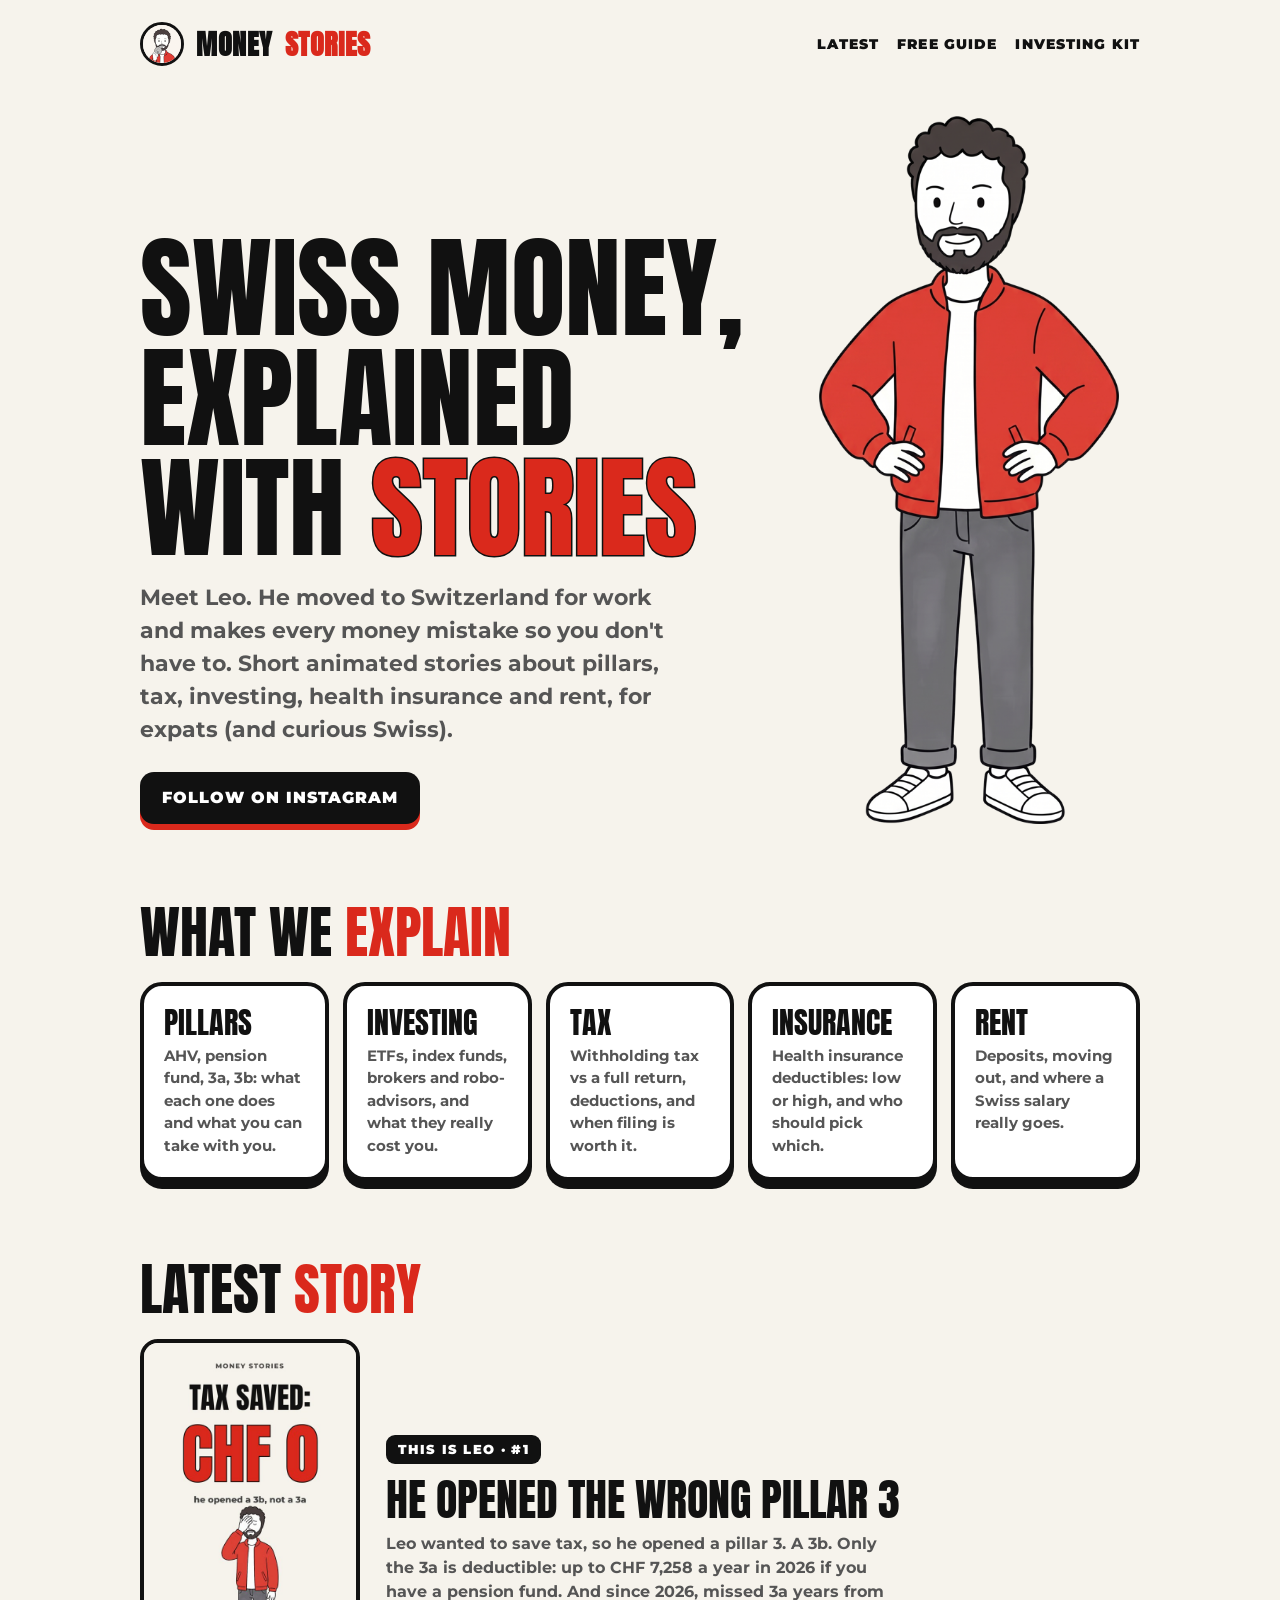
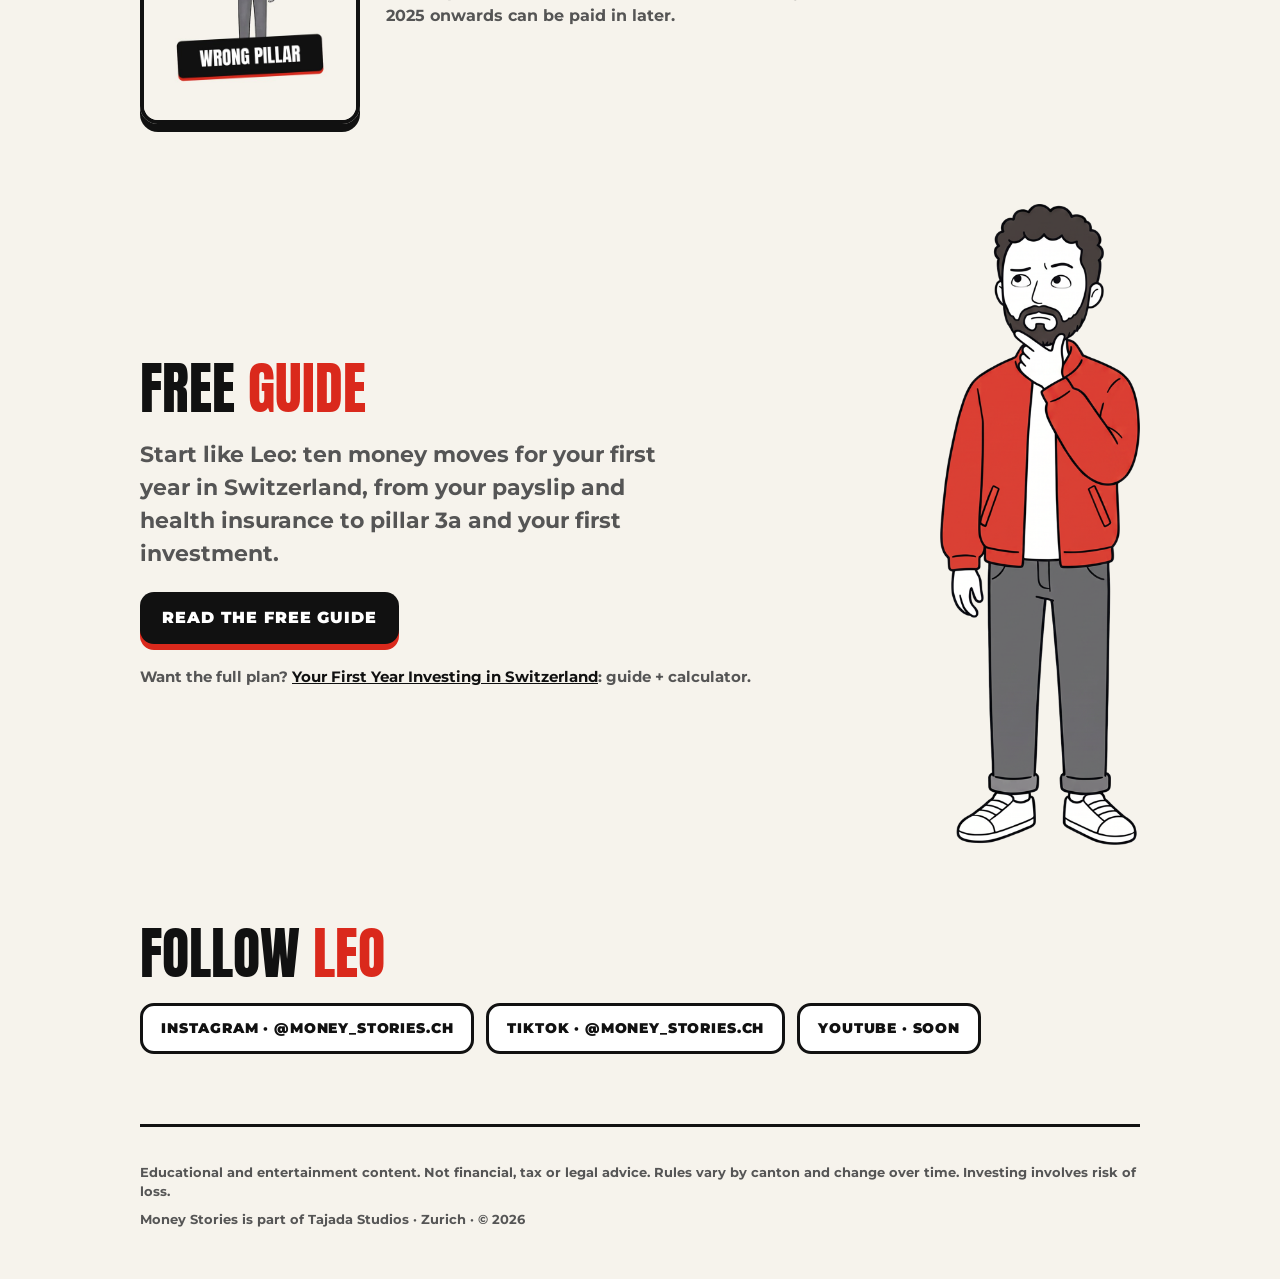
<file: index.html>
<!doctype html>
<html lang="en">
<head>
<meta charset="utf-8">
<meta name="viewport" content="width=device-width, initial-scale=1">
<title>Money Stories · Swiss money, explained with stories</title>
<meta name="description" content="Pillar 3a, tax, investing, health insurance, rent: money in Switzerland explained with short animated stories. For expats (and curious Swiss).">
<meta property="og:title" content="Money Stories · Swiss money, explained with stories">
<meta property="og:description" content="Pillar 3a, tax, investing, health insurance, rent: the Swiss money stuff nobody explains to expats.">
<meta property="og:image" content="https://money-stories.ch/assets/img/og.jpg">
<meta property="og:url" content="https://money-stories.ch/">
<meta name="twitter:card" content="summary_large_image">
<link rel="icon" href="assets/img/favicon.png">
<link rel="apple-touch-icon" href="assets/img/apple-touch-icon.png">
<style>
@font-face{font-family:Anton;src:url(assets/fonts/anton.woff2) format('woff2');font-display:swap}
@font-face{font-family:Montserrat;font-weight:700;src:url(assets/fonts/montserrat-latin-700-normal.woff2) format('woff2');font-display:swap}
@font-face{font-family:Montserrat;font-weight:800;src:url(assets/fonts/montserrat-latin-800-normal.woff2) format('woff2');font-display:swap}
@font-face{font-family:Montserrat;font-weight:900;src:url(assets/fonts/montserrat-latin-900-normal.woff2) format('woff2');font-display:swap}
:root{--bg:#F6F3EC;--ink:#111;--muted:#555;--red:#DA291C;--green:#1E9E4A;--card:#fff}
*{box-sizing:border-box;margin:0;padding:0}
body{background:var(--bg);color:var(--ink);font-family:Montserrat,system-ui,sans-serif;font-weight:700;line-height:1.5}
a{color:inherit}
.wrap{max-width:1040px;margin:0 auto;padding:0 20px}
header{padding:22px 0;display:flex;align-items:center;justify-content:space-between}
.logo{display:flex;align-items:center;gap:12px;text-decoration:none;font-family:Anton;font-size:28px;letter-spacing:.02em;text-transform:uppercase}
.logo img{width:44px;height:44px;border-radius:50%;border:3px solid var(--ink)}
.logo span{color:var(--red)}
nav a{font-weight:900;font-size:14px;letter-spacing:.08em;text-transform:uppercase;text-decoration:none;margin-left:18px}
.hero{display:grid;grid-template-columns:1.3fr .7fr;gap:24px;align-items:end;padding:28px 0 40px}
h1{font-family:Anton;font-weight:400;font-size:clamp(56px,10vw,112px);line-height:.98;text-transform:uppercase}
h1 em{font-style:normal;color:var(--red);-webkit-text-stroke:3px var(--ink);paint-order:stroke fill}
.lead{font-size:clamp(18px,2.4vw,22px);color:var(--muted);margin:18px 0 26px;max-width:560px}
.btn{display:inline-block;background:var(--ink);color:#fff;font-weight:900;letter-spacing:.06em;text-transform:uppercase;text-decoration:none;padding:14px 22px;border-radius:14px;box-shadow:0 6px 0 var(--red)}
.hero img{width:100%;max-width:300px;justify-self:center}
h2{font-family:Anton;font-weight:400;font-size:clamp(38px,6vw,56px);text-transform:uppercase;line-height:1;margin-bottom:22px}
h2 span{color:var(--red)}
section{padding:40px 0}
.grid{display:grid;grid-template-columns:repeat(5,1fr);gap:14px}
.card{background:var(--card);border:4px solid var(--ink);border-radius:22px;box-shadow:0 8px 0 var(--ink);padding:20px}
.card b{display:block;font-family:Anton;font-weight:400;font-size:30px;text-transform:uppercase;line-height:1.1;margin-bottom:6px}
.card p{font-size:15px;color:var(--muted)}
.ep{display:grid;grid-template-columns:220px 1fr;gap:26px;align-items:center}
.ep img{width:100%;border-radius:18px;border:4px solid var(--ink);box-shadow:0 8px 0 var(--ink)}
.chip{display:inline-block;background:var(--ink);color:#fff;font-weight:900;font-size:13px;letter-spacing:.1em;padding:5px 12px;border-radius:9px;text-transform:uppercase;margin-bottom:12px}
.ep h3{font-family:Anton;font-weight:400;font-size:clamp(32px,4.5vw,44px);line-height:1.05;text-transform:uppercase;margin-bottom:10px}
.ep p{color:var(--muted);max-width:520px}
.guide{display:grid;grid-template-columns:1fr 200px;gap:24px;align-items:center}
.guide img{width:100%;max-width:200px}
.soon{display:inline-block;margin-top:14px;font-weight:900;font-size:14px;letter-spacing:.08em;text-transform:uppercase;border:3px dashed var(--ink);border-radius:12px;padding:10px 16px}
.social{display:flex;flex-wrap:wrap;gap:12px}
.social a,.social span{background:#fff;border:3px solid var(--ink);border-radius:14px;padding:12px 18px;font-weight:900;text-decoration:none;text-transform:uppercase;letter-spacing:.06em;font-size:14px}
footer{padding:36px 0 50px;font-size:13px;color:var(--muted);border-top:3px solid var(--ink);margin-top:30px}
footer p+p{margin-top:8px}
@media (max-width:1000px){.grid{grid-template-columns:repeat(3,1fr)}}
@media (max-width:760px){
  .hero{grid-template-columns:1fr}.hero img{max-width:200px;order:-1}
  .grid{grid-template-columns:1fr 1fr}
  .ep,.guide{grid-template-columns:1fr}.ep img{max-width:240px}.guide img{display:none}
  nav{display:none}
}
</style>
</head>
<body>
<div class="wrap">
  <header>
    <a class="logo" href="/"><img src="assets/img/avatar.jpg" alt="Leo, the Money Stories character">Money <span>Stories</span></a>
    <nav><a href="#latest">Latest</a><a href="/start/">Free guide</a><a href="/first-year-investing/">Investing kit</a></nav>
  </header>

  <div class="hero">
    <div>
      <h1>Swiss money,<br>explained with <em>stories</em></h1>
      <p class="lead">Meet Leo. He moved to Switzerland for work and makes every money mistake so you don't have to. Short animated stories about pillars, tax, investing, health insurance and rent, for expats (and curious Swiss).</p>
      <a class="btn" href="https://www.instagram.com/money_stories.ch/" target="_blank" rel="noopener">Follow on Instagram</a>
    </div>
    <img src="assets/img/leo-orgulloso.png" alt="Leo, hands on hips, in his red bomber jacket">
  </div>

  <section id="topics">
    <h2>What we <span>explain</span></h2>
    <div class="grid">
      <div class="card"><b>Pillars</b><p>AHV, pension fund, 3a, 3b: what each one does and what you can take with you.</p></div>
      <div class="card"><b>Investing</b><p>ETFs, index funds, brokers and robo-advisors, and what they really cost you.</p></div>
      <div class="card"><b>Tax</b><p>Withholding tax vs a full return, deductions, and when filing is worth it.</p></div>
      <div class="card"><b>Insurance</b><p>Health insurance deductibles: low or high, and who should pick which.</p></div>
      <div class="card"><b>Rent</b><p>Deposits, moving out, and where a Swiss salary really goes.</p></div>
    </div>
  </section>

  <section id="latest">
    <h2>Latest <span>story</span></h2>
    <div class="ep">
      <img src="assets/img/ep1.jpg" alt="Cover: Tax saved CHF 0, wrong pillar">
      <div>
        <span class="chip">This is Leo · #1</span>
        <h3>He opened the wrong pillar 3</h3>
        <p>Leo wanted to save tax, so he opened a pillar 3. A 3b. Only the 3a is deductible: up to CHF 7,258 a year in 2026 if you have a pension fund. And since 2026, missed 3a years from 2025 onwards can be paid in later.</p>
      </div>
    </div>
  </section>

  <section id="guide">
    <div class="guide">
      <div>
        <h2>Free <span>guide</span></h2>
        <p class="lead" style="margin:0 0 22px">Start like Leo: ten money moves for your first year in Switzerland, from your payslip and health insurance to pillar 3a and your first investment.</p>
        <a class="btn" href="/start/">Read the free guide</a>
        <p style="margin-top:22px;font-size:15px;color:var(--muted)">Want the full plan? <a href="/first-year-investing/" style="color:var(--ink)">Your First Year Investing in Switzerland</a>: guide + calculator.</p>
      </div>
      <img src="assets/img/leo-pensando.png" alt="Leo thinking">
    </div>
  </section>

  <section id="follow">
    <h2>Follow <span>Leo</span></h2>
    <div class="social">
      <a href="https://www.instagram.com/money_stories.ch/" target="_blank" rel="noopener">Instagram · @money_stories.ch</a>
      <a href="https://www.tiktok.com/@money_stories.ch" target="_blank" rel="noopener">TikTok · @money_stories.ch</a>
      <span>YouTube · soon</span>
    </div>
  </section>

  <footer>
    <p>Educational and entertainment content. Not financial, tax or legal advice. Rules vary by canton and change over time. Investing involves risk of loss.</p>
    <p>Money Stories is part of Tajada Studios · Zurich · © 2026</p>
  </footer>
</div>
</body>
</html>
</file>
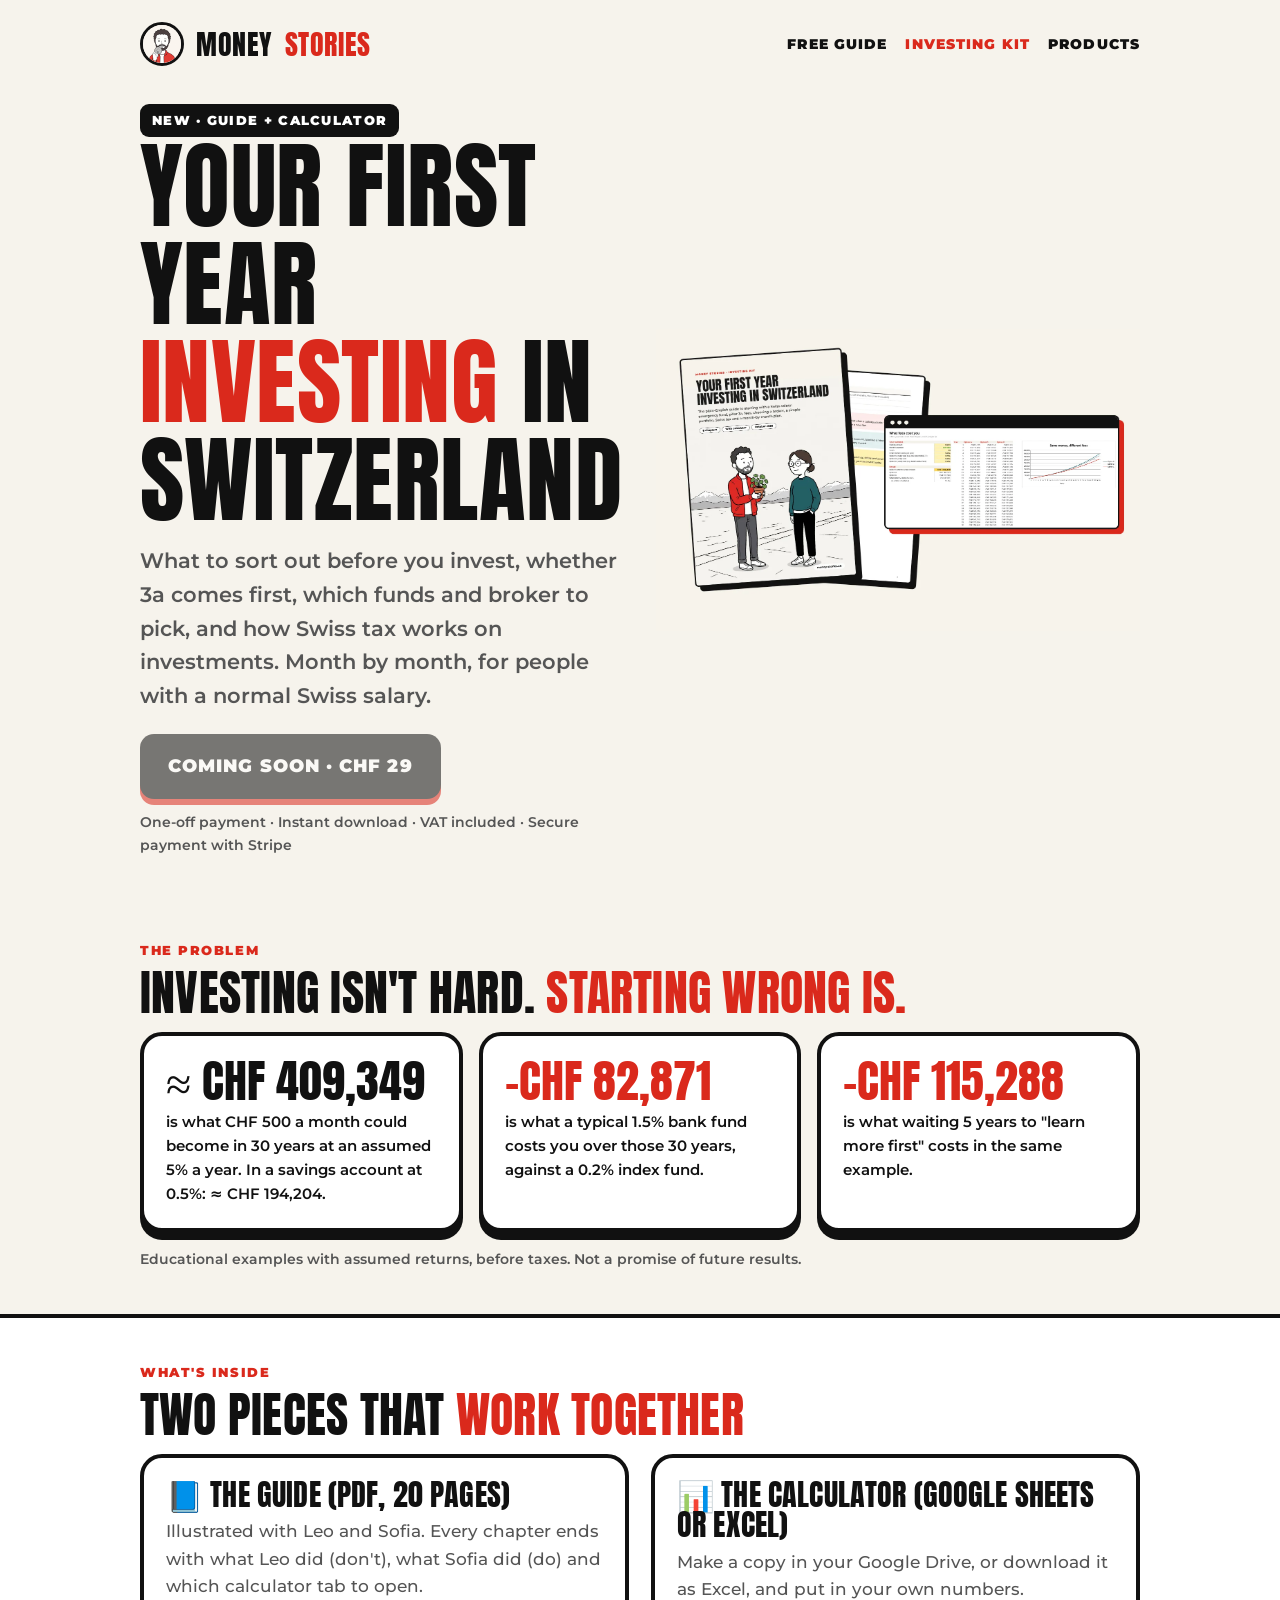
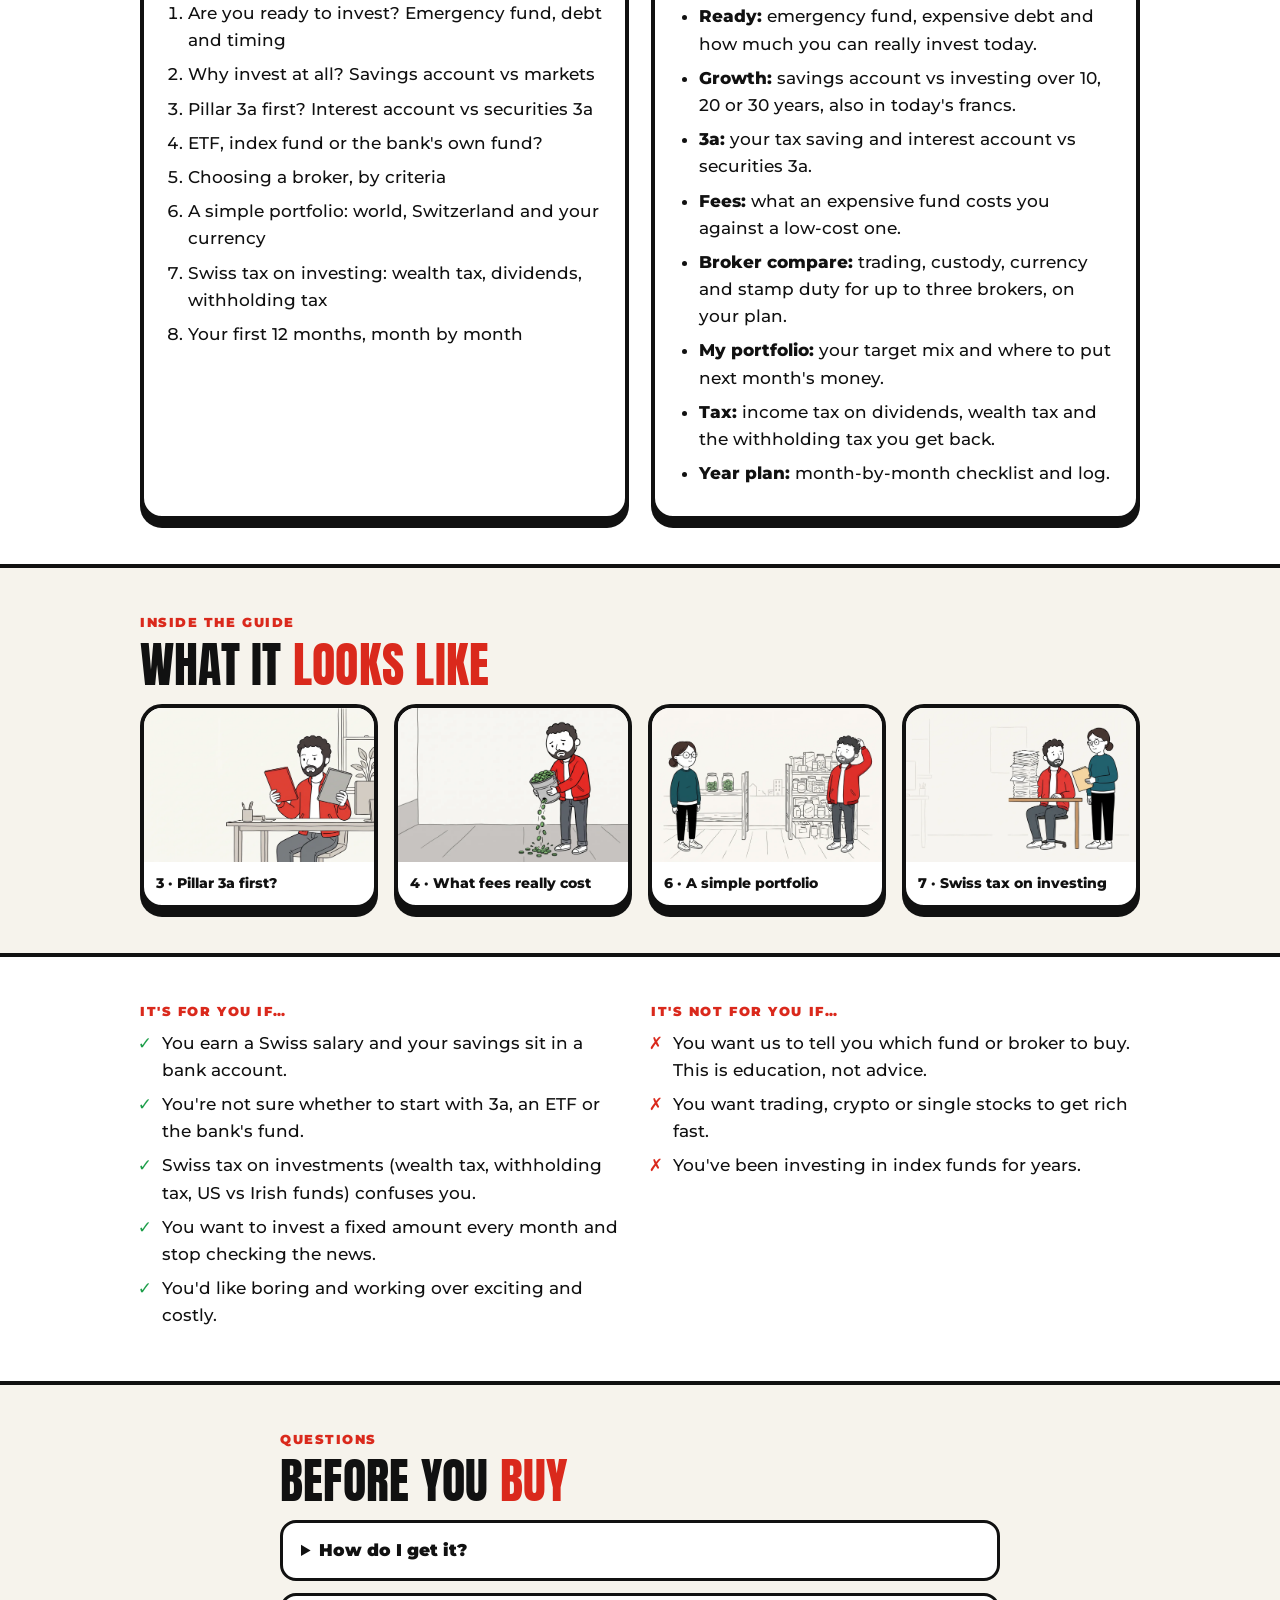
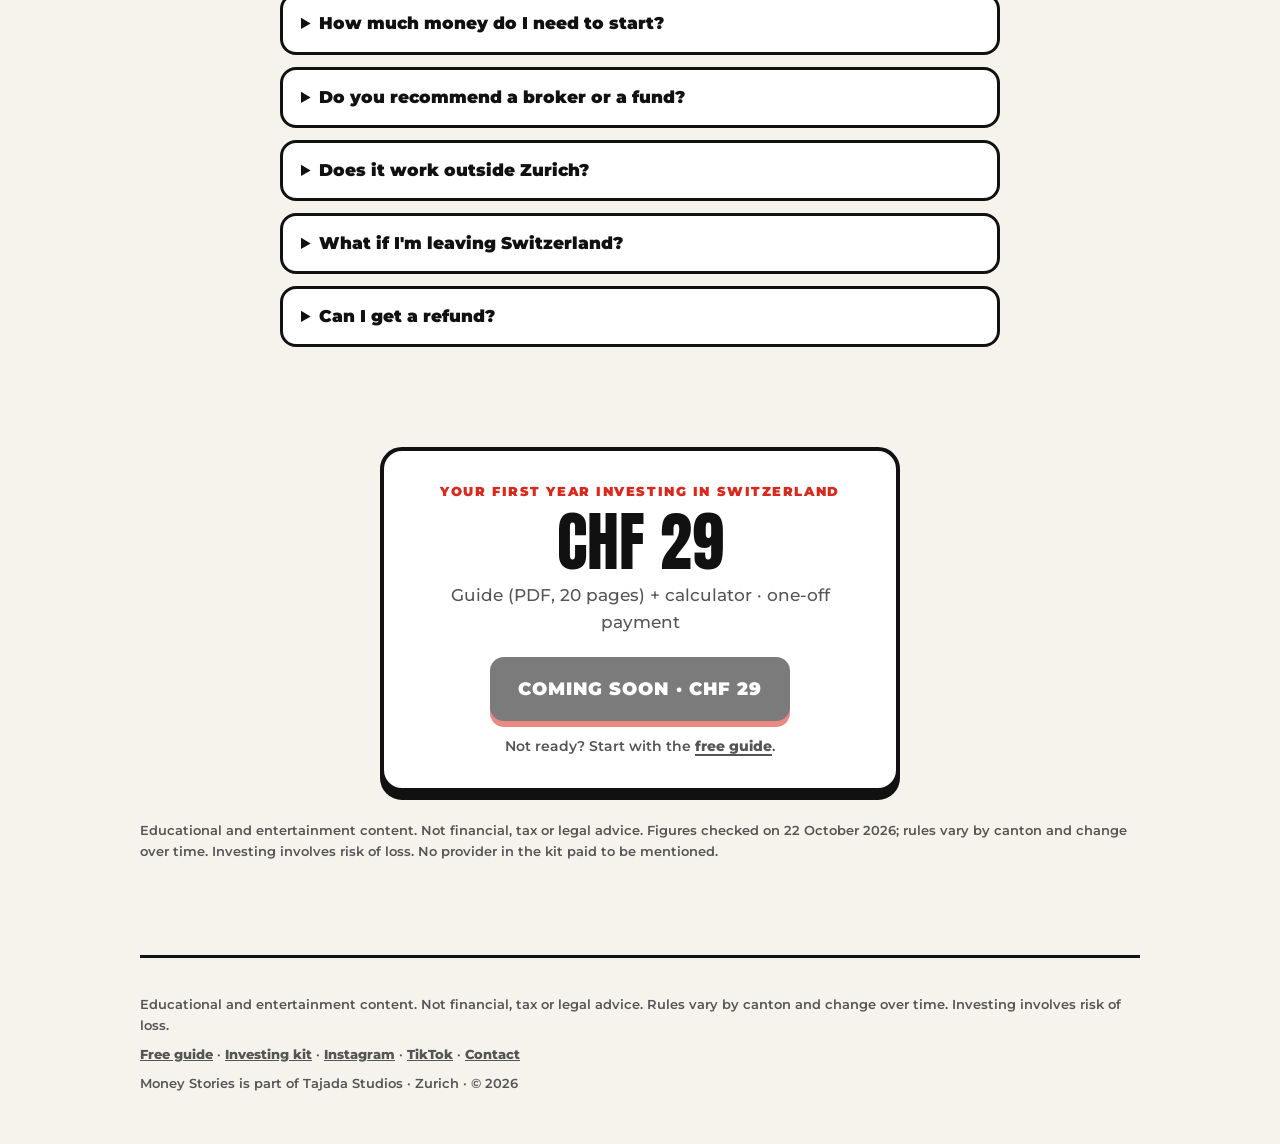
<file: first-year-investing/index.html>
<!doctype html>
<html lang="en">
<head>
<meta charset="utf-8">
<meta name="viewport" content="width=device-width, initial-scale=1">
<title>Your First Year Investing in Switzerland · Money Stories</title>
<meta name="description" content="Illustrated guide + calculator to start investing with a Swiss salary: emergency fund, pillar 3a, fees, choosing a broker, a simple portfolio, Swiss tax and a month-by-month plan.">
<link rel="canonical" href="https://money-stories.ch/first-year-investing/">
<meta property="og:type" content="product">
<meta property="og:site_name" content="Money Stories">
<meta property="og:title" content="Your First Year Investing in Switzerland · Money Stories">
<meta property="og:description" content="Illustrated guide + calculator to start investing with a Swiss salary: emergency fund, pillar 3a, fees, choosing a broker, a simple portfolio, Swiss tax and a month-by-month plan.">
<meta property="og:url" content="https://money-stories.ch/first-year-investing/">
<meta property="og:image" content="https://money-stories.ch/img/kit/og-kit.jpg">
<meta name="twitter:card" content="summary_large_image">
<meta name="theme-color" content="#F6F3EC">
<link rel="icon" href="/assets/img/favicon.png">
<link rel="apple-touch-icon" href="/assets/img/apple-touch-icon.png">
<link rel="preload" href="/assets/fonts/anton.woff2" as="font" type="font/woff2" crossorigin>
<link rel="stylesheet" href="/css/site.css">
</head>
<body>
<a class="skip" href="#content">Skip to content</a>
<div class="wrap">
  <header class="site-header">
    <a class="logo" href="/"><img src="/assets/img/avatar.jpg" alt="" width="44" height="44">Money <span>Stories</span></a>
    <nav class="site-nav" aria-label="Main"><a href="/start/">Free guide</a><a href="/first-year-investing/" aria-current="page">Investing kit</a><a href="/products/">Products</a></nav>
  </header>
</div>
<main id="content">
<section class="kit-hero">
  <div class="wrap kit-hero-grid">
    <div>
      <span class="pill">New · Guide + calculator</span>
      <h1>Your first year <span class="mark">investing</span> in Switzerland</h1>
      <p class="lead">What to sort out before you invest, whether 3a comes first, which funds and broker to pick, and how Swiss tax works on investments. Month by month, for people with a normal Swiss salary.</p>
      <div class="kit-buy"><span class="btn btn--big" aria-disabled="true" style="opacity:.55;cursor:default">Coming soon · CHF 29</span>
        <span class="kit-note">One-off payment · Instant download · VAT included · Secure payment with Stripe</span></div>
    </div>
    <img src="/img/kit/kit-wide.webp" alt="The PDF guide and the calculator of the Your First Year Investing kit" width="1400" height="875">
  </div>
</section>

<section class="section">
  <div class="wrap">
    <p class="eyebrow">The problem</p>
    <h2>Investing isn't hard. <span class="mark">Starting wrong is.</span></h2>
    <div class="kit-facts">
      <div class="card card-pad"><span class="num">≈&nbsp;CHF&nbsp;409,349</span><p>is what CHF 500 a month could become in 30 years at an assumed 5% a year. In a savings account at 0.5%: ≈&nbsp;CHF&nbsp;194,204.</p></div>
      <div class="card card-pad"><span class="num loss">−CHF&nbsp;82,871</span><p>is what a typical 1.5% bank fund costs you over those 30 years, against a 0.2% index fund.</p></div>
      <div class="card card-pad"><span class="num loss">−CHF&nbsp;115,288</span><p>is what waiting 5 years to "learn more first" costs in the same example.</p></div>
    </div>
    <p class="kit-note" style="margin-top:16px">Educational examples with assumed returns, before taxes. Not a promise of future results.</p>
  </div>
</section>

<section class="section alt">
  <div class="wrap">
    <p class="eyebrow">What's inside</p>
    <h2>Two pieces that <span class="mark">work together</span></h2>
    <div class="kit-two">
      <div class="card card-pad">
        <h3>📘 The guide (PDF, 20 pages)</h3>
        <p class="muted">Illustrated with Leo and Sofia. Every chapter ends with what Leo did (don't), what Sofia did (do) and which calculator tab to open.</p>
        <ol class="kit-list"><li>Are you ready to invest? Emergency fund, debt and timing</li><li>Why invest at all? Savings account vs markets</li><li>Pillar 3a first? Interest account vs securities 3a</li><li>ETF, index fund or the bank's own fund?</li><li>Choosing a broker, by criteria</li><li>A simple portfolio: world, Switzerland and your currency</li><li>Swiss tax on investing: wealth tax, dividends, withholding tax</li><li>Your first 12 months, month by month</li></ol>
      </div>
      <div class="card card-pad">
        <h3>📊 The calculator (Google Sheets or Excel)</h3>
        <p class="muted">Make a copy in your Google Drive, or download it as Excel, and put in your own numbers.</p>
        <ul class="kit-list"><li><strong>Ready:</strong> emergency fund, expensive debt and how much you can really invest today.</li><li><strong>Growth:</strong> savings account vs investing over 10, 20 or 30 years, also in today's francs.</li><li><strong>3a:</strong> your tax saving and interest account vs securities 3a.</li><li><strong>Fees:</strong> what an expensive fund costs you against a low-cost one.</li><li><strong>Broker compare:</strong> trading, custody, currency and stamp duty for up to three brokers, on your plan.</li><li><strong>My portfolio:</strong> your target mix and where to put next month's money.</li><li><strong>Tax:</strong> income tax on dividends, wealth tax and the withholding tax you get back.</li><li><strong>Year plan:</strong> month-by-month checklist and log.</li></ul>
      </div>
    </div>
  </div>
</section>

<section class="section">
  <div class="wrap">
    <p class="eyebrow">Inside the guide</p>
    <h2>What it <span class="mark">looks like</span></h2>
    <div class="kit-gallery"><figure class="card"><img src="/img/kit/ch3.webp" alt="Leo holds a red and a grey folder, unsure which is the 3a" width="1200" height="805" loading="lazy"><figcaption>3 · Pillar 3a first?</figcaption></figure><figure class="card"><img src="/img/kit/ch4.webp" alt="Leo's bucket of coins leaks through a hole" width="1200" height="805" loading="lazy"><figcaption>4 · What fees really cost</figcaption></figure><figure class="card"><img src="/img/kit/ch6.webp" alt="Sofia's tidy shelf with two jars next to Leo's crowded one" width="1200" height="805" loading="lazy"><figcaption>6 · A simple portfolio</figcaption></figure><figure class="card"><img src="/img/kit/ch7.webp" alt="Sofia hands Leo one neat folder over a pile of papers" width="1200" height="805" loading="lazy"><figcaption>7 · Swiss tax on investing</figcaption></figure></div>
  </div>
</section>

<section class="section alt">
  <div class="wrap kit-two">
    <div>
      <p class="eyebrow">It's for you if…</p>
      <ul class="kit-list kit-yes">
        <li>You earn a Swiss salary and your savings sit in a bank account.</li>
        <li>You're not sure whether to start with 3a, an ETF or the bank's fund.</li>
        <li>Swiss tax on investments (wealth tax, withholding tax, US vs Irish funds) confuses you.</li>
        <li>You want to invest a fixed amount every month and stop checking the news.</li>
        <li>You'd like boring and working over exciting and costly.</li>
      </ul>
    </div>
    <div>
      <p class="eyebrow">It's not for you if…</p>
      <ul class="kit-list kit-no">
        <li>You want us to tell you which fund or broker to buy. This is education, not advice.</li>
        <li>You want trading, crypto or single stocks to get rich fast.</li>
        <li>You've been investing in index funds for years.</li>
      </ul>
    </div>
  </div>
</section>

<section class="section">
  <div class="wrap narrow">
    <p class="eyebrow">Questions</p>
    <h2>Before you <span class="mark">buy</span></h2>
    <details><summary>How do I get it?</summary><p>Right after paying you land on your download page: the PDF guide and the calculator (copy it to Google Sheets or download it as Excel). The link is also in your Stripe receipt.</p></details>
    <details><summary>How much money do I need to start?</summary><p>None to read it. The examples use CHF 500 a month, but every number in the calculator is yours to change.</p></details>
    <details><summary>Do you recommend a broker or a fund?</summary><p>No. You get the criteria and a calculator to compare on your own plan. We keep a separate, up-to-date broker comparison on money-stories.ch.</p></details>
    <details><summary>Does it work outside Zurich?</summary><p>Yes. The rules are Swiss; where a canton matters (tax rates, wealth-tax allowances, filing thresholds) the guide says so and the calculator lets you enter your canton's numbers.</p></details>
    <details><summary>What if I'm leaving Switzerland?</summary><p>The guide covers what happens to your 3a and pension fund when you leave, and why the currency you'll retire in matters.</p></details>
    <details><summary>Can I get a refund?</summary><p>It's a digital download, available immediately. If something doesn't work, write to <a class="link" href="mailto:kikotajada@gmail.com">kikotajada@gmail.com</a> and we'll sort it out.</p></details>
  </div>
</section>

<section class="section">
  <div class="wrap">
    <div class="card price-card">
      <p class="eyebrow">Your First Year Investing in Switzerland</p>
      <span class="num">CHF 29</span>
      <p class="muted" style="margin:8px 0 20px">Guide (PDF, 20 pages) + calculator · one-off payment</p>
      <span class="btn btn--big" aria-disabled="true" style="opacity:.55;cursor:default">Coming soon · CHF 29</span>
      <p class="kit-note" style="margin-top:14px">Not ready? Start with the <a class="link" href="/start/">free guide</a>.</p>
    </div>
    <p class="disclaimer">Educational and entertainment content. Not financial, tax or legal advice. Figures checked on 22 October 2026; rules vary by canton and change over time. Investing involves risk of loss. No provider in the kit paid to be mentioned.</p>
  </div>
</section>
</main>
<div class="wrap">
  <footer class="site-footer">
    <p>Educational and entertainment content. Not financial, tax or legal advice. Rules vary by canton and change over time. Investing involves risk of loss.</p>
    <p><a href="/start/">Free guide</a> · <a href="/first-year-investing/">Investing kit</a> · <a href="https://www.instagram.com/money_stories.ch/" rel="noopener">Instagram</a> · <a href="https://www.tiktok.com/@money_stories.ch" rel="noopener">TikTok</a> · <a href="mailto:kikotajada@gmail.com">Contact</a></p>
    <p>Money Stories is part of Tajada Studios · Zurich · © 2026</p>
  </footer>
</div>
</body>
</html>
</file>
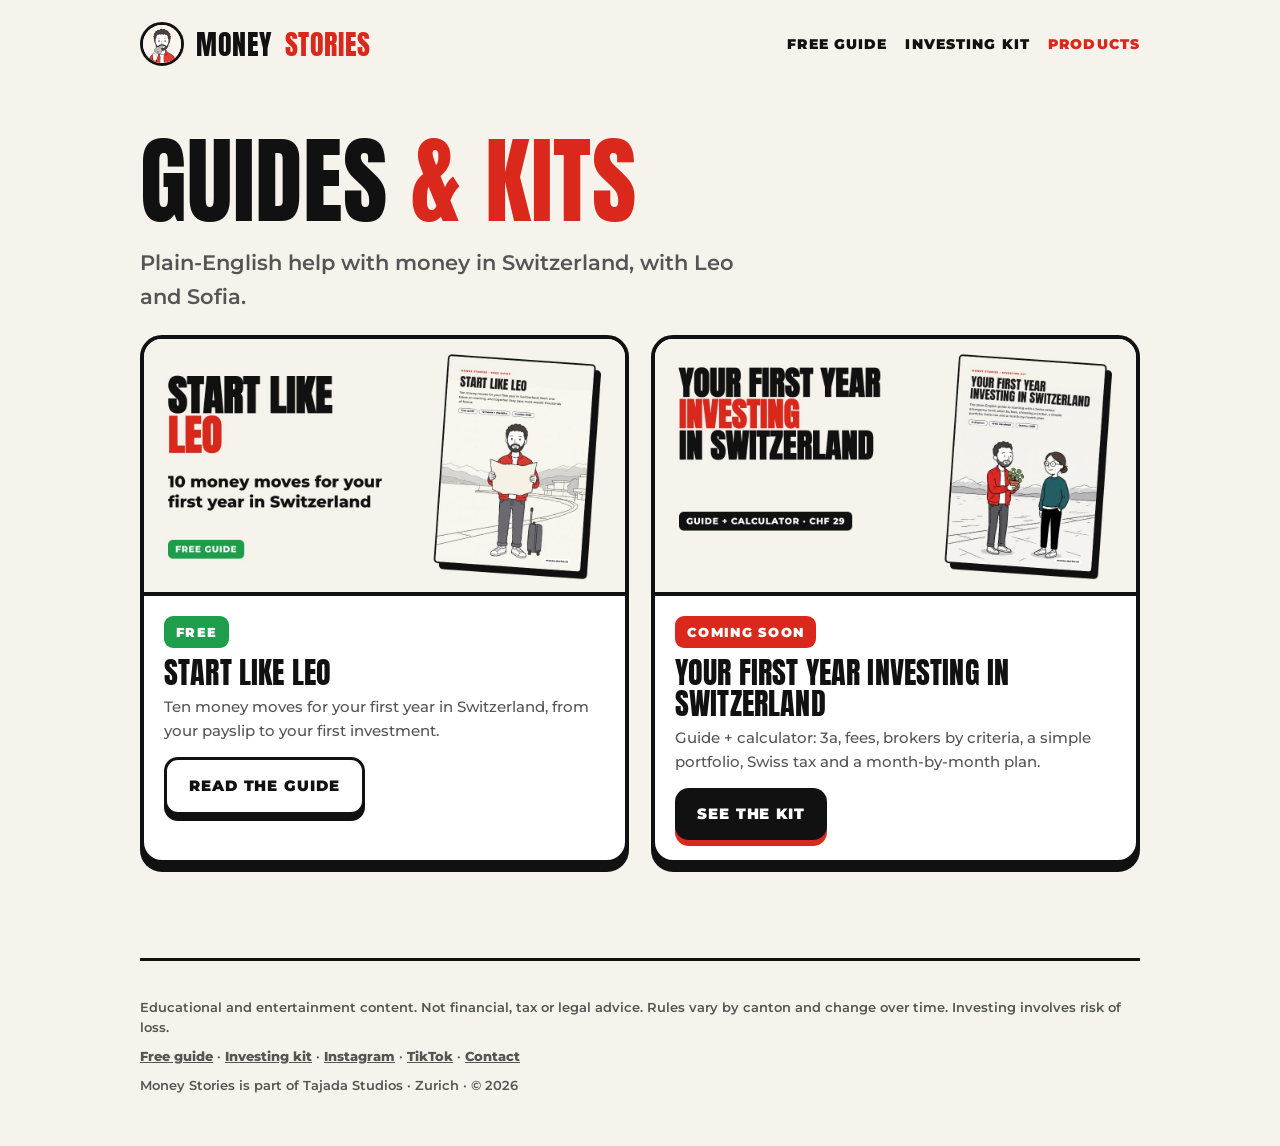
<file: products/index.html>
<!doctype html>
<html lang="en">
<head>
<meta charset="utf-8">
<meta name="viewport" content="width=device-width, initial-scale=1">
<title>Products · Money Stories</title>
<meta name="description" content="Free guide and investing kit from Money Stories: Swiss money for expats, explained with stories.">
<link rel="canonical" href="https://money-stories.ch/products/">
<meta property="og:type" content="website">
<meta property="og:site_name" content="Money Stories">
<meta property="og:title" content="Products · Money Stories">
<meta property="og:description" content="Free guide and investing kit from Money Stories: Swiss money for expats, explained with stories.">
<meta property="og:url" content="https://money-stories.ch/products/">
<meta property="og:image" content="https://money-stories.ch/img/kit/og-start.jpg">
<meta name="twitter:card" content="summary_large_image">
<meta name="theme-color" content="#F6F3EC">
<link rel="icon" href="/assets/img/favicon.png">
<link rel="apple-touch-icon" href="/assets/img/apple-touch-icon.png">
<link rel="preload" href="/assets/fonts/anton.woff2" as="font" type="font/woff2" crossorigin>
<link rel="stylesheet" href="/css/site.css">
</head>
<body>
<a class="skip" href="#content">Skip to content</a>
<div class="wrap">
  <header class="site-header">
    <a class="logo" href="/"><img src="/assets/img/avatar.jpg" alt="" width="44" height="44">Money <span>Stories</span></a>
    <nav class="site-nav" aria-label="Main"><a href="/start/">Free guide</a><a href="/first-year-investing/">Investing kit</a><a href="/products/" aria-current="page">Products</a></nav>
  </header>
</div>
<main id="content">
<section class="section">
  <div class="wrap">
    <h1>Guides <span class="mark">&amp; kits</span></h1>
    <p class="lead">Plain-English help with money in Switzerland, with Leo and Sofia.</p>
    <div class="prod-grid">
      <a class="card prod" href="/start/"><img src="/img/kit/og-start.jpg" alt="" width="1200" height="630" loading="lazy"><div><span class="badge badge--free">Free</span><h3>Start Like Leo</h3><p>Ten money moves for your first year in Switzerland, from your payslip to your first investment.</p><span class="btn btn--light">Read the guide</span></div></a>
      <a class="card prod" href="/first-year-investing/"><img src="/img/kit/og-kit.jpg" alt="" width="1200" height="630" loading="lazy"><div><span class="badge badge--paid">Coming soon</span><h3>Your First Year Investing in Switzerland</h3><p>Guide + calculator: 3a, fees, brokers by criteria, a simple portfolio, Swiss tax and a month-by-month plan.</p><span class="btn">See the kit</span></div></a>
    </div>
  </div>
</section>
</main>
<div class="wrap">
  <footer class="site-footer">
    <p>Educational and entertainment content. Not financial, tax or legal advice. Rules vary by canton and change over time. Investing involves risk of loss.</p>
    <p><a href="/start/">Free guide</a> · <a href="/first-year-investing/">Investing kit</a> · <a href="https://www.instagram.com/money_stories.ch/" rel="noopener">Instagram</a> · <a href="https://www.tiktok.com/@money_stories.ch" rel="noopener">TikTok</a> · <a href="mailto:kikotajada@gmail.com">Contact</a></p>
    <p>Money Stories is part of Tajada Studios · Zurich · © 2026</p>
  </footer>
</div>
</body>
</html>
</file>
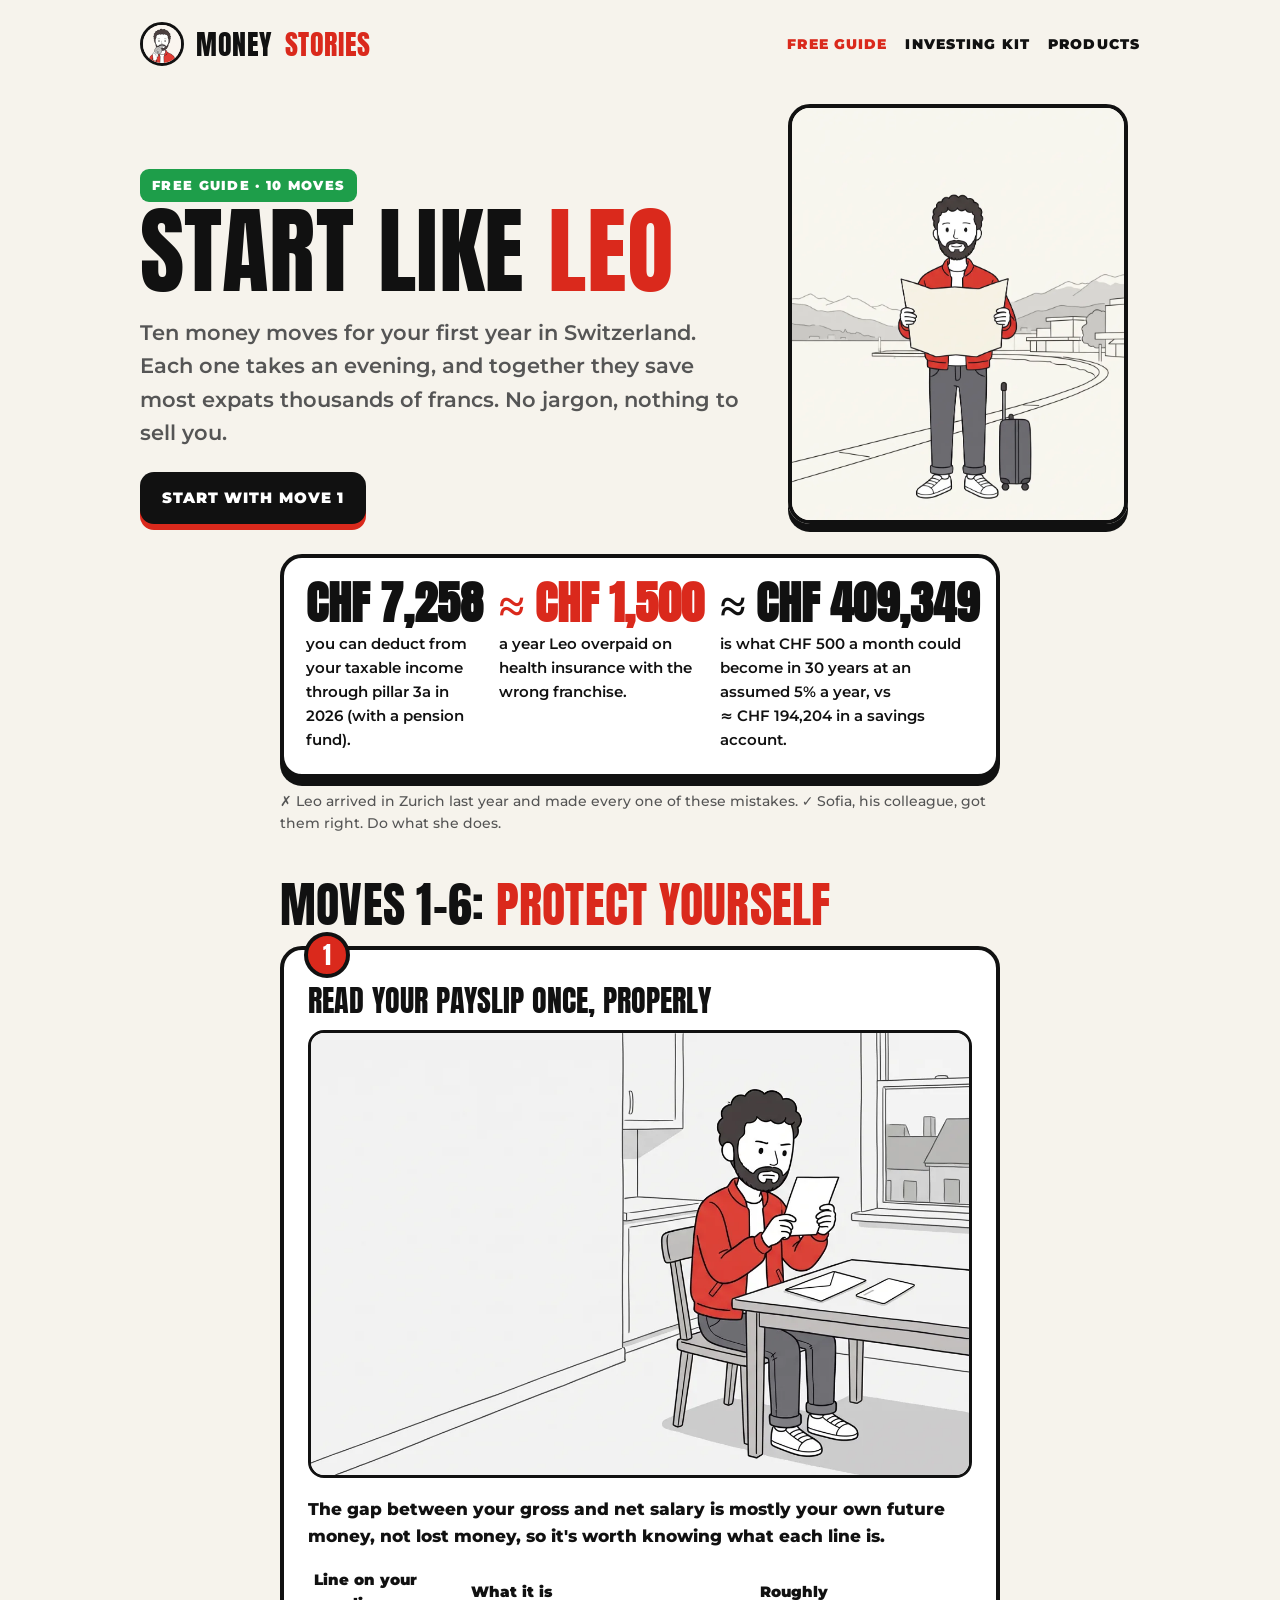
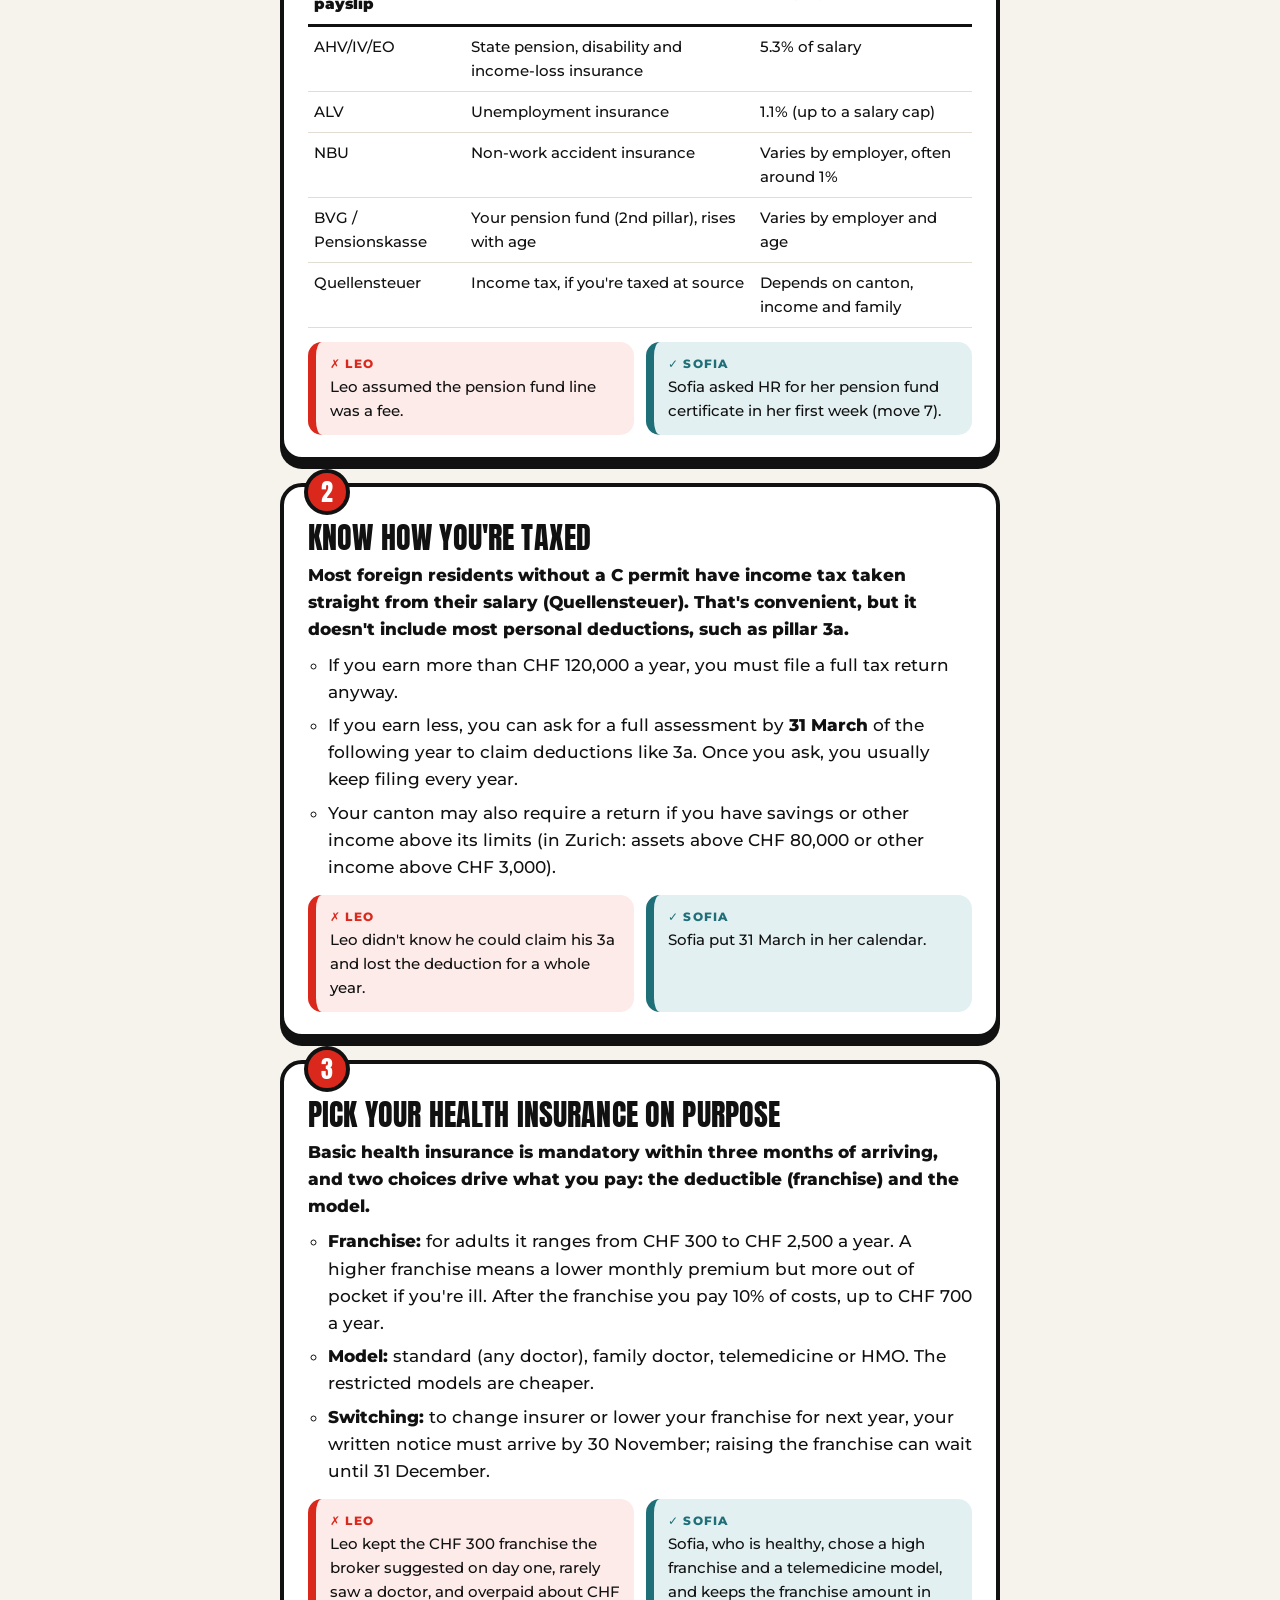
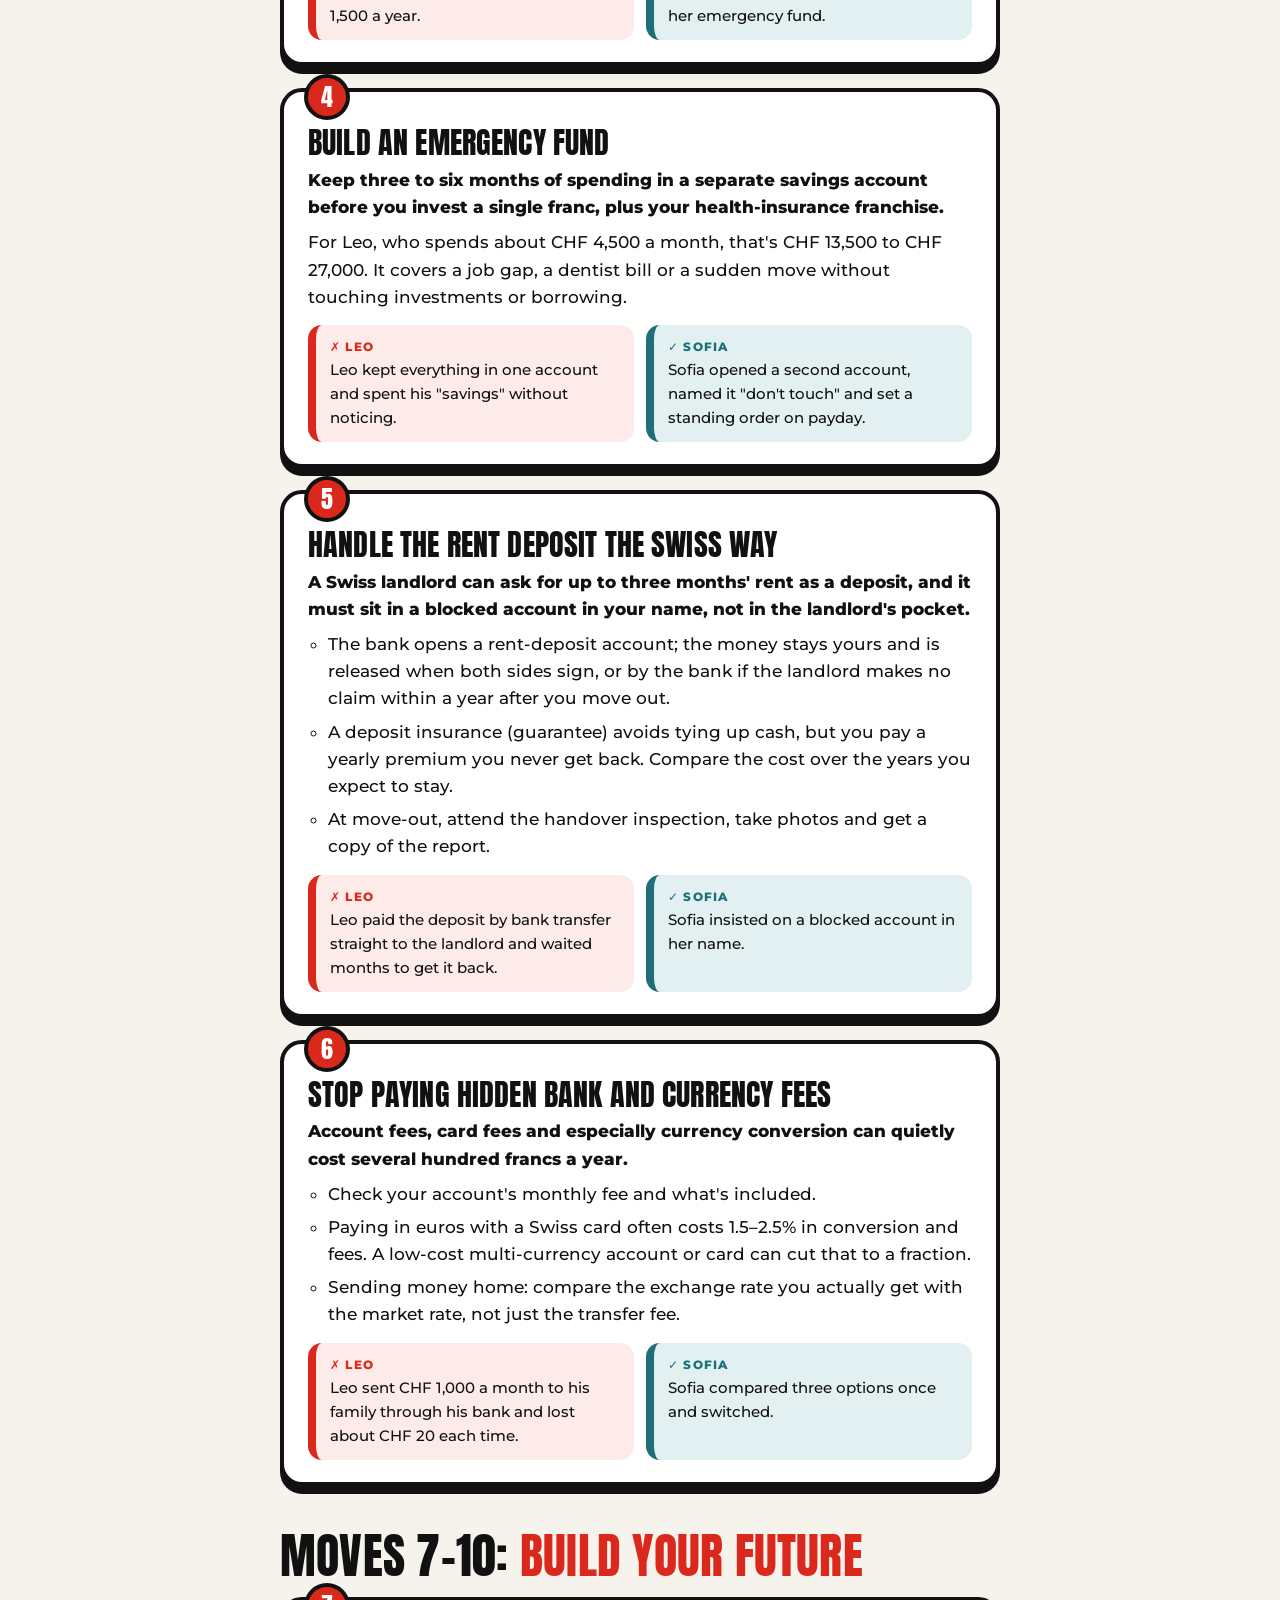
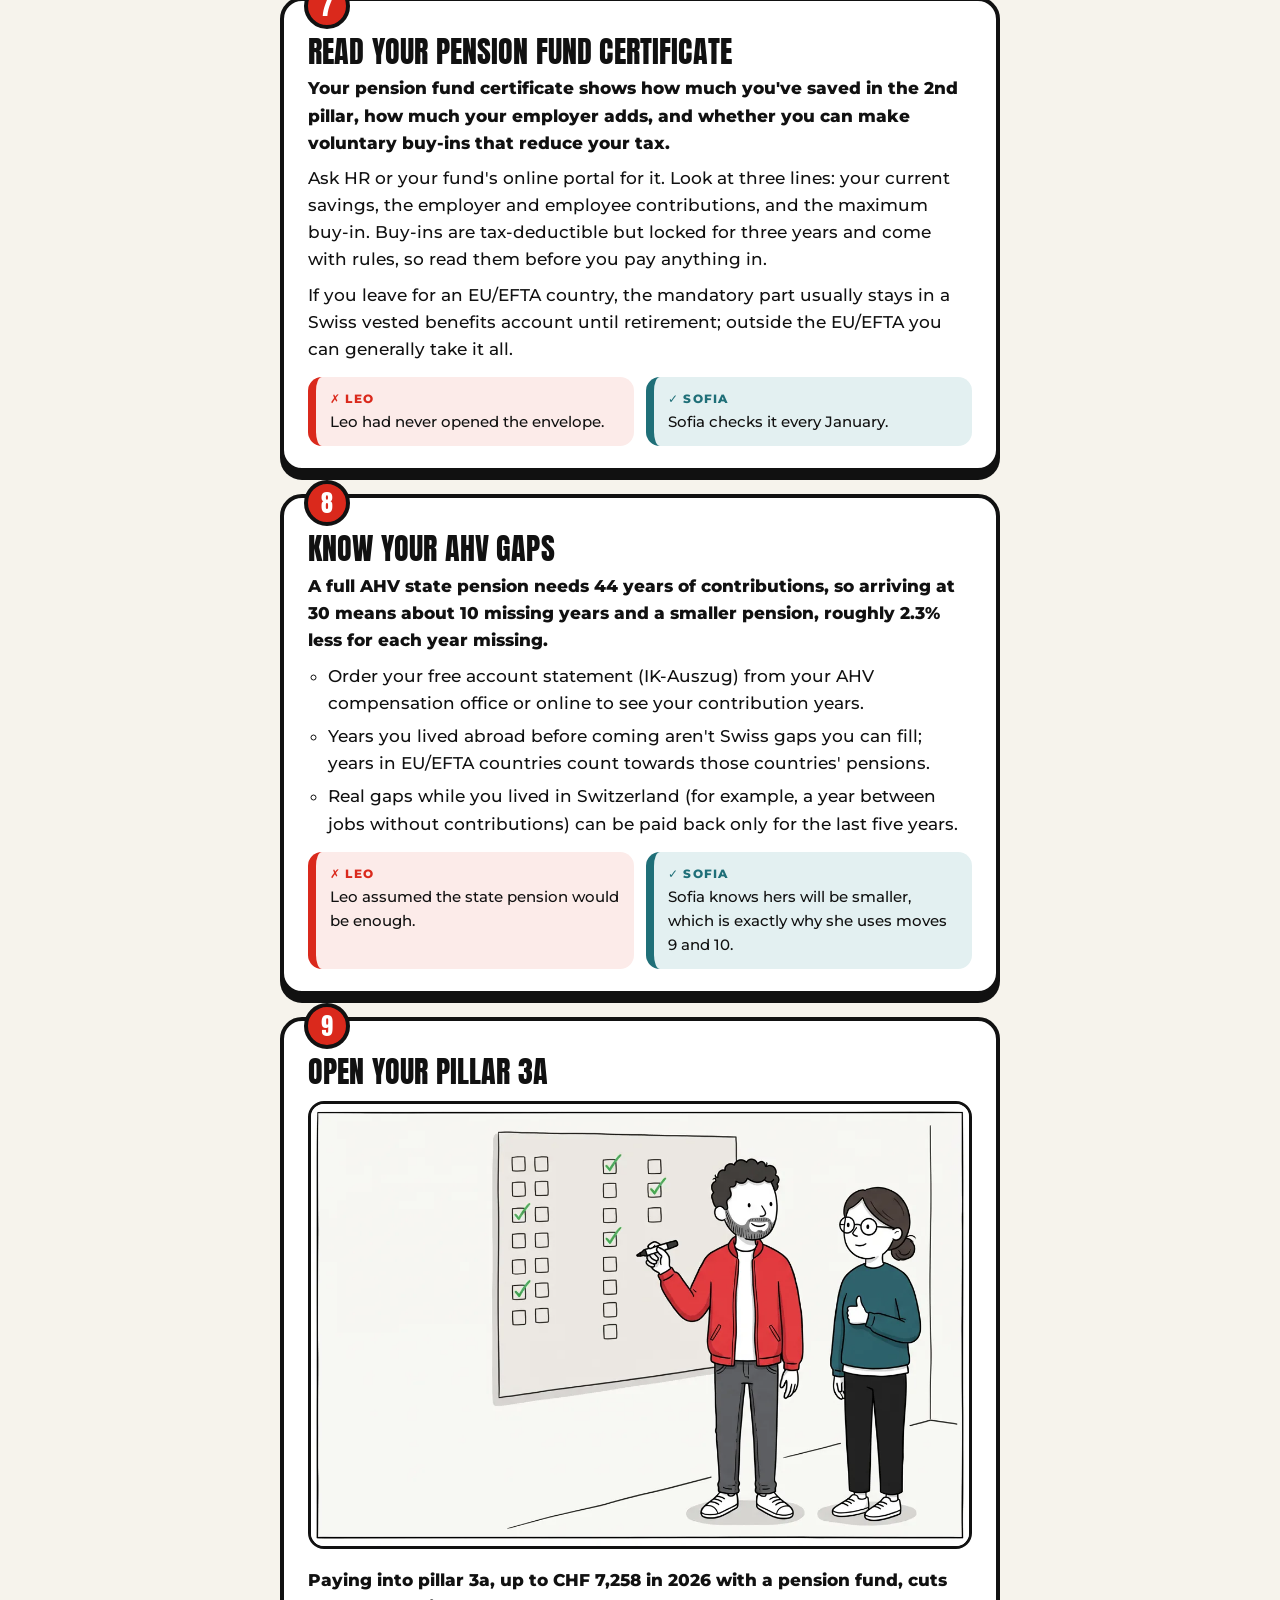
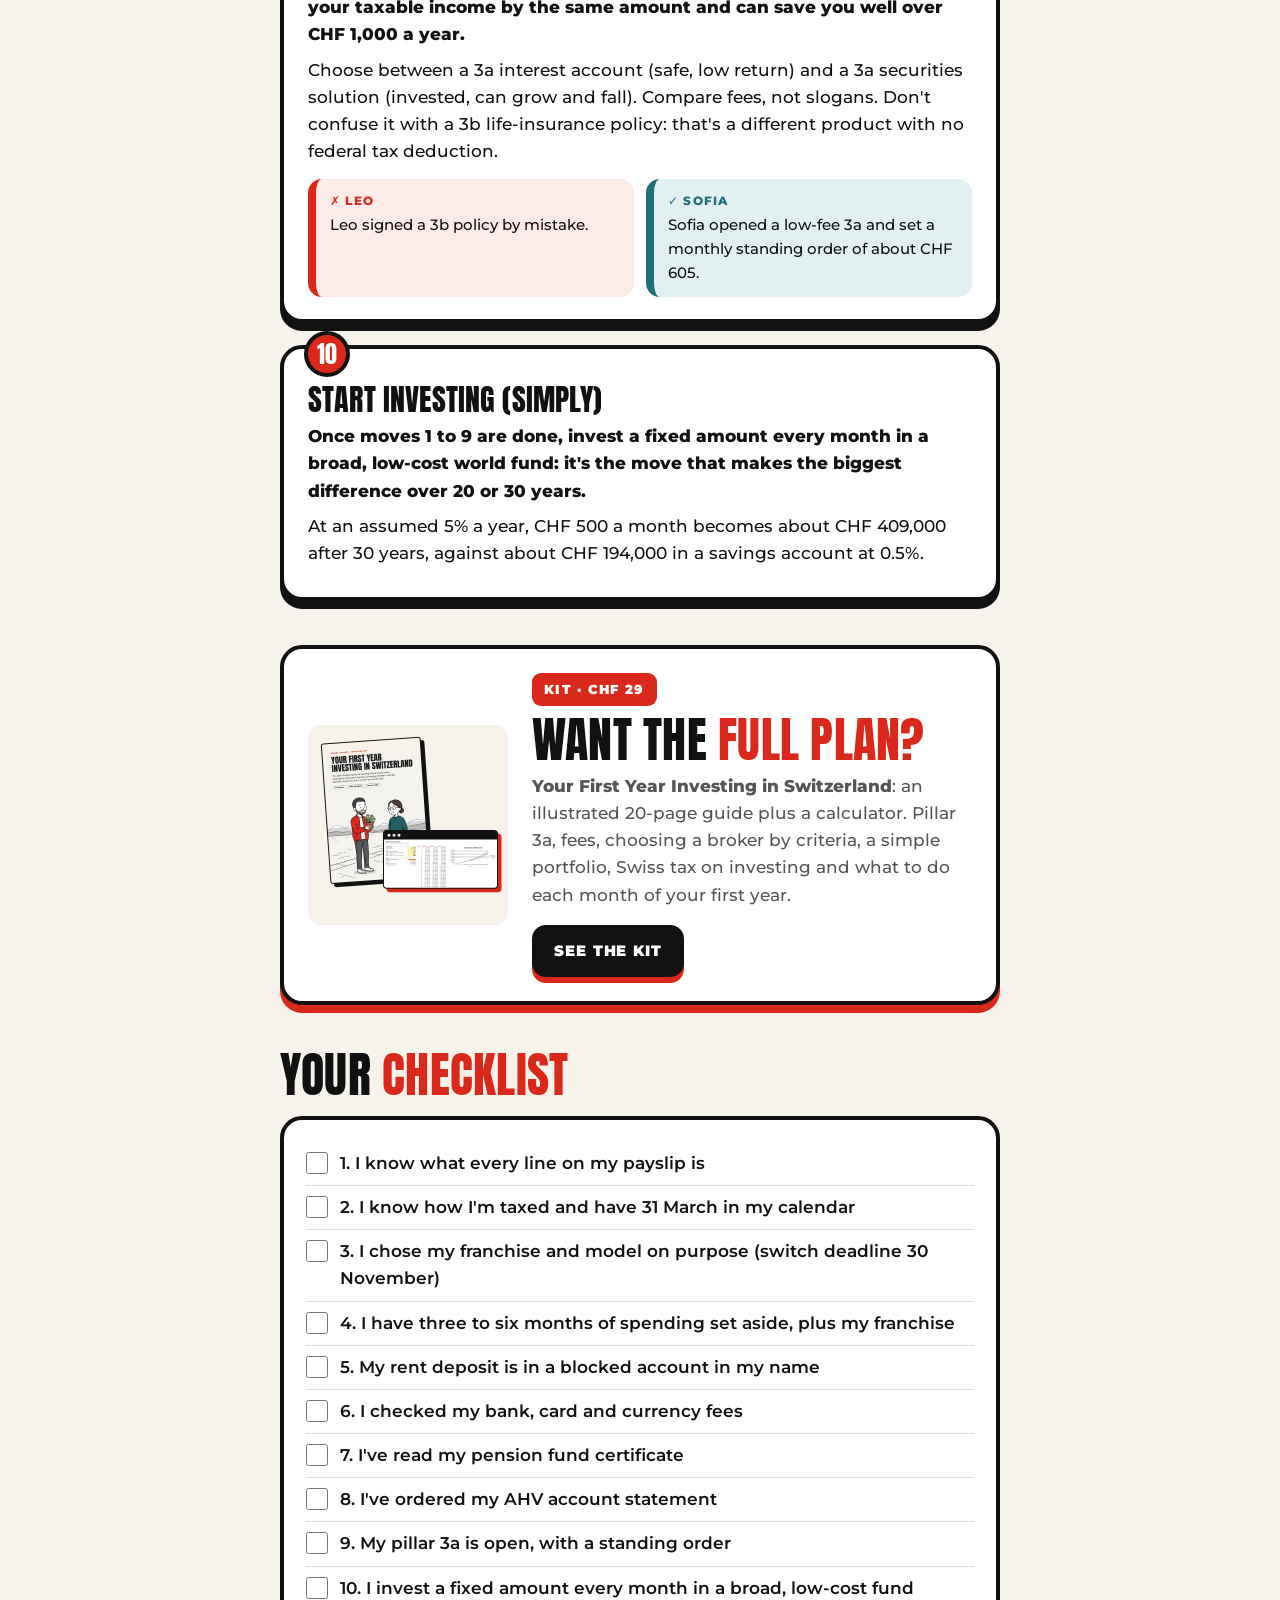
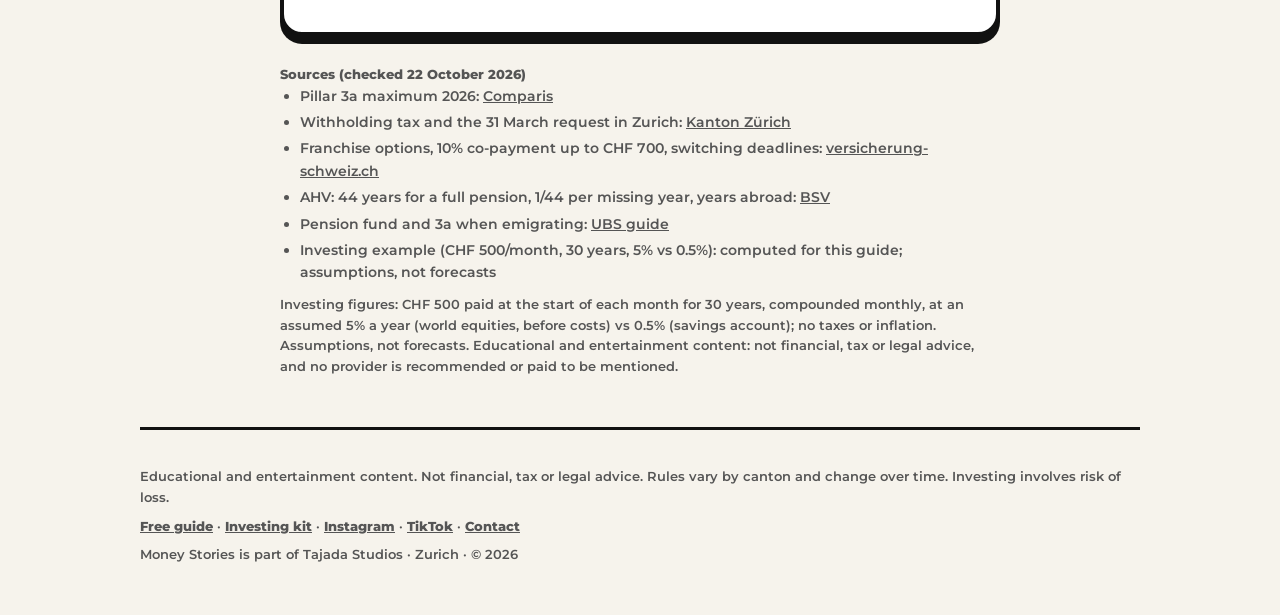
<file: start/index.html>
<!doctype html>
<html lang="en">
<head>
<meta charset="utf-8">
<meta name="viewport" content="width=device-width, initial-scale=1">
<title>Start Like Leo: free guide to your first year in Switzerland · Money Stories</title>
<meta name="description" content="Ten money moves for your first year in Switzerland: payslip, withholding tax, health insurance, emergency fund, rent deposit, fees, pension fund, AHV, pillar 3a and investing. Free.">
<link rel="canonical" href="https://money-stories.ch/start/">
<meta property="og:type" content="website">
<meta property="og:site_name" content="Money Stories">
<meta property="og:title" content="Start Like Leo: free guide to your first year in Switzerland · Money Stories">
<meta property="og:description" content="Ten money moves for your first year in Switzerland: payslip, withholding tax, health insurance, emergency fund, rent deposit, fees, pension fund, AHV, pillar 3a and investing. Free.">
<meta property="og:url" content="https://money-stories.ch/start/">
<meta property="og:image" content="https://money-stories.ch/img/kit/og-start.jpg">
<meta name="twitter:card" content="summary_large_image">
<meta name="theme-color" content="#F6F3EC">
<link rel="icon" href="/assets/img/favicon.png">
<link rel="apple-touch-icon" href="/assets/img/apple-touch-icon.png">
<link rel="preload" href="/assets/fonts/anton.woff2" as="font" type="font/woff2" crossorigin>
<link rel="stylesheet" href="/css/site.css">
</head>
<body>
<a class="skip" href="#content">Skip to content</a>
<div class="wrap">
  <header class="site-header">
    <a class="logo" href="/"><img src="/assets/img/avatar.jpg" alt="" width="44" height="44">Money <span>Stories</span></a>
    <nav class="site-nav" aria-label="Main"><a href="/start/" aria-current="page">Free guide</a><a href="/first-year-investing/">Investing kit</a><a href="/products/">Products</a></nav>
  </header>
</div>
<main id="content">
<section class="st-hero">
  <div class="wrap st-hero-grid">
    <div>
      <span class="badge badge--free">Free guide · 10 moves</span>
      <h1>Start like <span class="mark">Leo</span></h1>
      <p class="lead">Ten money moves for your first year in Switzerland. Each one takes an evening, and together they save most expats thousands of francs. No jargon, nothing to sell you.</p>
      <a class="btn" href="#move-1">Start with move 1</a>
    </div>
    <img class="st-hero-img" src="/img/kit/cover-free.webp" alt="Leo, in his red bomber jacket, holds a map by the lake in Zurich with his suitcase" width="966" height="1200">
  </div>
</section>
<div class="wrap narrow">
  <div class="card st-facts">
    <p><span class="num">CHF&nbsp;7,258</span>you can deduct from your taxable income through pillar 3a in 2026 (with a pension fund).</p>
    <p><span class="num loss">≈&nbsp;CHF&nbsp;1,500</span>a year Leo overpaid on health insurance with the wrong franchise.</p>
    <p><span class="num">≈&nbsp;CHF&nbsp;409,349</span>is what CHF 500 a month could become in 30 years at an assumed 5% a year, vs ≈&nbsp;CHF&nbsp;194,204 in a savings account.</p>
  </div>
  <p class="muted small">✗ Leo arrived in Zurich last year and made every one of these mistakes. ✓ Sofia, his colleague, got them right. Do what she does.</p>

  <h2 class="st-group">Moves 1–6: <span class="mark">protect yourself</span></h2>
  <ol class="st-moves"><li class="card st-move" id="move-1"><span class="st-n">1</span><h3>Read your payslip once, properly</h3><img class="st-img" src="/img/kit/free-1.webp" alt="Leo at the kitchen table squinting at his payslip" width="1200" height="805" loading="lazy"><p><strong>The gap between your gross and net salary is mostly your own future money, not lost money, so it's worth knowing what each line is.</strong></p><table>
<thead>
<tr>
<th>Line on your payslip</th>
<th>What it is</th>
<th>Roughly</th>
</tr>
</thead>
<tbody>
<tr>
<td>AHV/IV/EO</td>
<td>State pension, disability and income-loss insurance</td>
<td>5.3% of salary</td>
</tr>
<tr>
<td>ALV</td>
<td>Unemployment insurance</td>
<td>1.1% (up to a salary cap)</td>
</tr>
<tr>
<td>NBU</td>
<td>Non-work accident insurance</td>
<td>Varies by employer, often around 1%</td>
</tr>
<tr>
<td>BVG / Pensionskasse</td>
<td>Your pension fund (2nd pillar), rises with age</td>
<td>Varies by employer and age</td>
</tr>
<tr>
<td>Quellensteuer</td>
<td>Income tax, if you're taxed at source</td>
<td>Depends on canton, income and family</td>
</tr>
</tbody>
</table><div class="duo"><div class="who who--leo"><b>✗ Leo</b>Leo assumed the pension fund line was a fee.</div><div class="who who--sofia"><b>✓ Sofia</b>Sofia asked HR for her pension fund certificate in her first week (move 7).</div></div></li><li class="card st-move" id="move-2"><span class="st-n">2</span><h3>Know how you&#x27;re taxed</h3><p><strong>Most foreign residents without a C permit have income tax taken straight from their salary (Quellensteuer). That's convenient, but it doesn't include most personal deductions, such as pillar 3a.</strong></p><ul>
<li>If you earn more than CHF 120,000 a year, you must file a full tax return anyway.</li>
<li>If you earn less, you can ask for a full assessment by <strong>31 March</strong> of the following year to claim deductions like 3a. Once you ask, you usually keep filing every year.</li>
<li>Your canton may also require a return if you have savings or other income above its limits (in Zurich: assets above CHF 80,000 or other income above CHF 3,000).</li>
</ul><div class="duo"><div class="who who--leo"><b>✗ Leo</b>Leo didn't know he could claim his 3a and lost the deduction for a whole year.</div><div class="who who--sofia"><b>✓ Sofia</b>Sofia put 31 March in her calendar.</div></div></li><li class="card st-move" id="move-3"><span class="st-n">3</span><h3>Pick your health insurance on purpose</h3><p><strong>Basic health insurance is mandatory within three months of arriving, and two choices drive what you pay: the deductible (franchise) and the model.</strong></p><ul>
<li><strong>Franchise:</strong> for adults it ranges from CHF 300 to CHF 2,500 a year. A higher franchise means a lower monthly premium but more out of pocket if you're ill. After the franchise you pay 10% of costs, up to CHF 700 a year.</li>
<li><strong>Model:</strong> standard (any doctor), family doctor, telemedicine or HMO. The restricted models are cheaper.</li>
<li><strong>Switching:</strong> to change insurer or lower your franchise for next year, your written notice must arrive by 30 November; raising the franchise can wait until 31 December.</li>
</ul><div class="duo"><div class="who who--leo"><b>✗ Leo</b>Leo kept the CHF 300 franchise the broker suggested on day one, rarely saw a doctor, and overpaid about CHF 1,500 a year.</div><div class="who who--sofia"><b>✓ Sofia</b>Sofia, who is healthy, chose a high franchise and a telemedicine model, and keeps the franchise amount in her emergency fund.</div></div></li><li class="card st-move" id="move-4"><span class="st-n">4</span><h3>Build an emergency fund</h3><p><strong>Keep three to six months of spending in a separate savings account before you invest a single franc, plus your health-insurance franchise.</strong></p><p>For Leo, who spends about CHF 4,500 a month, that's CHF 13,500 to CHF 27,000. It covers a job gap, a dentist bill or a sudden move without touching investments or borrowing.</p><div class="duo"><div class="who who--leo"><b>✗ Leo</b>Leo kept everything in one account and spent his "savings" without noticing.</div><div class="who who--sofia"><b>✓ Sofia</b>Sofia opened a second account, named it "don't touch" and set a standing order on payday.</div></div></li><li class="card st-move" id="move-5"><span class="st-n">5</span><h3>Handle the rent deposit the Swiss way</h3><p><strong>A Swiss landlord can ask for up to three months' rent as a deposit, and it must sit in a blocked account in your name, not in the landlord's pocket.</strong></p><ul>
<li>The bank opens a rent-deposit account; the money stays yours and is released when both sides sign, or by the bank if the landlord makes no claim within a year after you move out.</li>
<li>A deposit insurance (guarantee) avoids tying up cash, but you pay a yearly premium you never get back. Compare the cost over the years you expect to stay.</li>
<li>At move-out, attend the handover inspection, take photos and get a copy of the report.</li>
</ul><div class="duo"><div class="who who--leo"><b>✗ Leo</b>Leo paid the deposit by bank transfer straight to the landlord and waited months to get it back.</div><div class="who who--sofia"><b>✓ Sofia</b>Sofia insisted on a blocked account in her name.</div></div></li><li class="card st-move" id="move-6"><span class="st-n">6</span><h3>Stop paying hidden bank and currency fees</h3><p><strong>Account fees, card fees and especially currency conversion can quietly cost several hundred francs a year.</strong></p><ul>
<li>Check your account's monthly fee and what's included.</li>
<li>Paying in euros with a Swiss card often costs 1.5–2.5% in conversion and fees. A low-cost multi-currency account or card can cut that to a fraction.</li>
<li>Sending money home: compare the exchange rate you actually get with the market rate, not just the transfer fee.</li>
</ul><div class="duo"><div class="who who--leo"><b>✗ Leo</b>Leo sent CHF 1,000 a month to his family through his bank and lost about CHF 20 each time.</div><div class="who who--sofia"><b>✓ Sofia</b>Sofia compared three options once and switched.</div></div></li></ol>
  <h2 class="st-group">Moves 7–10: <span class="mark">build your future</span></h2>
  <ol class="st-moves" start="7"><li class="card st-move" id="move-7"><span class="st-n">7</span><h3>Read your pension fund certificate</h3><p><strong>Your pension fund certificate shows how much you've saved in the 2nd pillar, how much your employer adds, and whether you can make voluntary buy-ins that reduce your tax.</strong></p><p>Ask HR or your fund's online portal for it. Look at three lines: your current savings, the employer and employee contributions, and the maximum buy-in. Buy-ins are tax-deductible but locked for three years and come with rules, so read them before you pay anything in.</p><p>If you leave for an EU/EFTA country, the mandatory part usually stays in a Swiss vested benefits account until retirement; outside the EU/EFTA you can generally take it all.</p><div class="duo"><div class="who who--leo"><b>✗ Leo</b>Leo had never opened the envelope.</div><div class="who who--sofia"><b>✓ Sofia</b>Sofia checks it every January.</div></div></li><li class="card st-move" id="move-8"><span class="st-n">8</span><h3>Know your AHV gaps</h3><p><strong>A full AHV state pension needs 44 years of contributions, so arriving at 30 means about 10 missing years and a smaller pension, roughly 2.3% less for each year missing.</strong></p><ul>
<li>Order your free account statement (IK-Auszug) from your AHV compensation office or online to see your contribution years.</li>
<li>Years you lived abroad before coming aren't Swiss gaps you can fill; years in EU/EFTA countries count towards those countries' pensions.</li>
<li>Real gaps while you lived in Switzerland (for example, a year between jobs without contributions) can be paid back only for the last five years.</li>
</ul><div class="duo"><div class="who who--leo"><b>✗ Leo</b>Leo assumed the state pension would be enough.</div><div class="who who--sofia"><b>✓ Sofia</b>Sofia knows hers will be smaller, which is exactly why she uses moves 9 and 10.</div></div></li><li class="card st-move" id="move-9"><span class="st-n">9</span><h3>Open your pillar 3a</h3><img class="st-img" src="/img/kit/free-2.webp" alt="Sofia gives Leo a thumbs-up next to a board of ticked boxes" width="1200" height="805" loading="lazy"><p><strong>Paying into pillar 3a, up to CHF 7,258 in 2026 with a pension fund, cuts your taxable income by the same amount and can save you well over CHF 1,000 a year.</strong></p><p>Choose between a 3a interest account (safe, low return) and a 3a securities solution (invested, can grow and fall). Compare fees, not slogans. Don't confuse it with a 3b life-insurance policy: that's a different product with no federal tax deduction.</p><div class="duo"><div class="who who--leo"><b>✗ Leo</b>Leo signed a 3b policy by mistake.</div><div class="who who--sofia"><b>✓ Sofia</b>Sofia opened a low-fee 3a and set a monthly standing order of about CHF 605.</div></div></li><li class="card st-move" id="move-10"><span class="st-n">10</span><h3>Start investing (simply)</h3><p><strong>Once moves 1 to 9 are done, invest a fixed amount every month in a broad, low-cost world fund: it's the move that makes the biggest difference over 20 or 30 years.</strong></p><p>At an assumed 5% a year, CHF 500 a month becomes about CHF 409,000 after 30 years, against about CHF 194,000 in a savings account at 0.5%.</p></li></ol>

  <a class="card kit-box" href="/first-year-investing/">
  <img src="/img/kit/kit-square.webp" alt="The guide PDF and the calculator of the Your First Year Investing kit" width="400" height="400" loading="lazy">
  <div>
    <span class="badge badge--paid">Kit · CHF 29</span>
    <h2>Want the <span class="mark">full plan?</span></h2>
    <p><strong>Your First Year Investing in Switzerland</strong>: an illustrated 20-page guide plus a calculator. Pillar 3a, fees, choosing a broker by criteria, a simple portfolio, Swiss tax on investing and what to do each month of your first year.</p>
    <span class="btn">See the kit</span>
  </div>
</a>

  <h2 class="st-group">Your <span class="mark">checklist</span></h2>
  <ul class="card checklist"><li><input type="checkbox" id="c1" aria-label="Done"><label for="c1">1. I know what every line on my payslip is</label></li><li><input type="checkbox" id="c2" aria-label="Done"><label for="c2">2. I know how I&#x27;m taxed and have 31 March in my calendar</label></li><li><input type="checkbox" id="c3" aria-label="Done"><label for="c3">3. I chose my franchise and model on purpose (switch deadline 30 November)</label></li><li><input type="checkbox" id="c4" aria-label="Done"><label for="c4">4. I have three to six months of spending set aside, plus my franchise</label></li><li><input type="checkbox" id="c5" aria-label="Done"><label for="c5">5. My rent deposit is in a blocked account in my name</label></li><li><input type="checkbox" id="c6" aria-label="Done"><label for="c6">6. I checked my bank, card and currency fees</label></li><li><input type="checkbox" id="c7" aria-label="Done"><label for="c7">7. I&#x27;ve read my pension fund certificate</label></li><li><input type="checkbox" id="c8" aria-label="Done"><label for="c8">8. I&#x27;ve ordered my AHV account statement</label></li><li><input type="checkbox" id="c9" aria-label="Done"><label for="c9">9. My pillar 3a is open, with a standing order</label></li><li><input type="checkbox" id="c10" aria-label="Done"><label for="c10">10. I invest a fixed amount every month in a broad, low-cost fund</label></li></ul>

  <div class="disclaimer">
    <p><strong>Sources (checked 22 October 2026)</strong></p>
    <ul class="sources">
<li>Pillar 3a maximum 2026: <a href="https://www.comparis.ch/altersvorsorge/saeule-3a/info/maximalbetrag">Comparis</a></li>
<li>Withholding tax and the 31 March request in Zurich: <a href="https://www.zh.ch/de/steuern-finanzen/steuern/quellensteuer/nachtraegliche-ordentliche-veranlagung-oder-quellensteuerkorrekt.html">Kanton Zürich</a></li>
<li>Franchise options, 10% co-payment up to CHF 700, switching deadlines: <a href="https://www.versicherung-schweiz.ch/krankenkasse/grundversicherung/franchise-selbstbehalt">versicherung-schweiz.ch</a></li>
<li>AHV: 44 years for a full pension, 1/44 per missing year, years abroad: <a href="https://www.bsv.admin.ch/de/versicherungs-und-beitragsluecken-in-der-ahv">BSV</a></li>
<li>Pension fund and 3a when emigrating: <a href="https://www.ubs.com/ch/de/services/guide/pension/articles/ahv-pension-fund-and-pillar-3a-when-emigrating.html">UBS guide</a></li>
<li>Investing example (CHF 500/month, 30 years, 5% vs 0.5%): computed for this guide; assumptions, not forecasts</li>
</ul>
    <p style="margin-top:10px">Investing figures: CHF 500 paid at the start of each month for 30 years, compounded monthly, at an assumed 5% a year (world equities, before costs) vs 0.5% (savings account); no taxes or inflation. Assumptions, not forecasts. Educational and entertainment content: not financial, tax or legal advice, and no provider is recommended or paid to be mentioned.</p>
  </div>
</div>
</main>
<div class="wrap">
  <footer class="site-footer">
    <p>Educational and entertainment content. Not financial, tax or legal advice. Rules vary by canton and change over time. Investing involves risk of loss.</p>
    <p><a href="/start/">Free guide</a> · <a href="/first-year-investing/">Investing kit</a> · <a href="https://www.instagram.com/money_stories.ch/" rel="noopener">Instagram</a> · <a href="https://www.tiktok.com/@money_stories.ch" rel="noopener">TikTok</a> · <a href="mailto:kikotajada@gmail.com">Contact</a></p>
    <p>Money Stories is part of Tajada Studios · Zurich · © 2026</p>
  </footer>
</div>
</body>
</html>
</file>
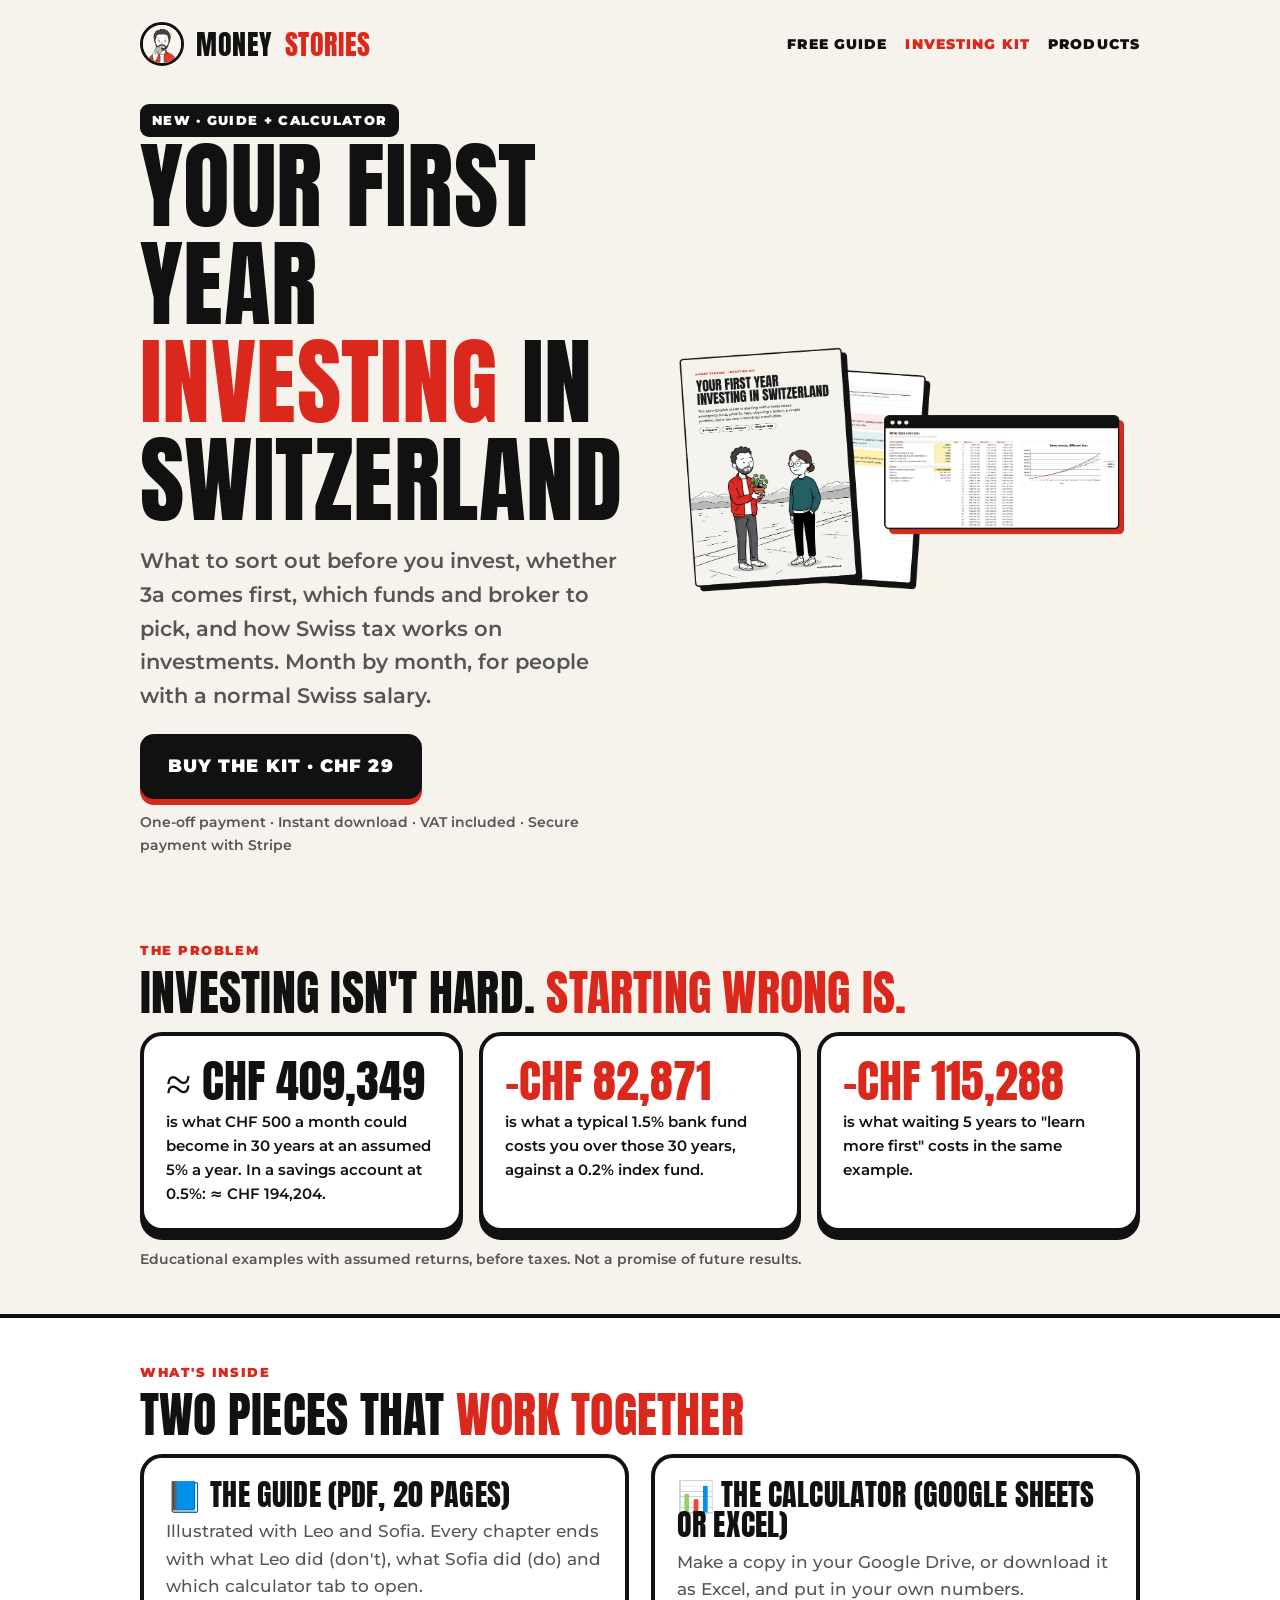
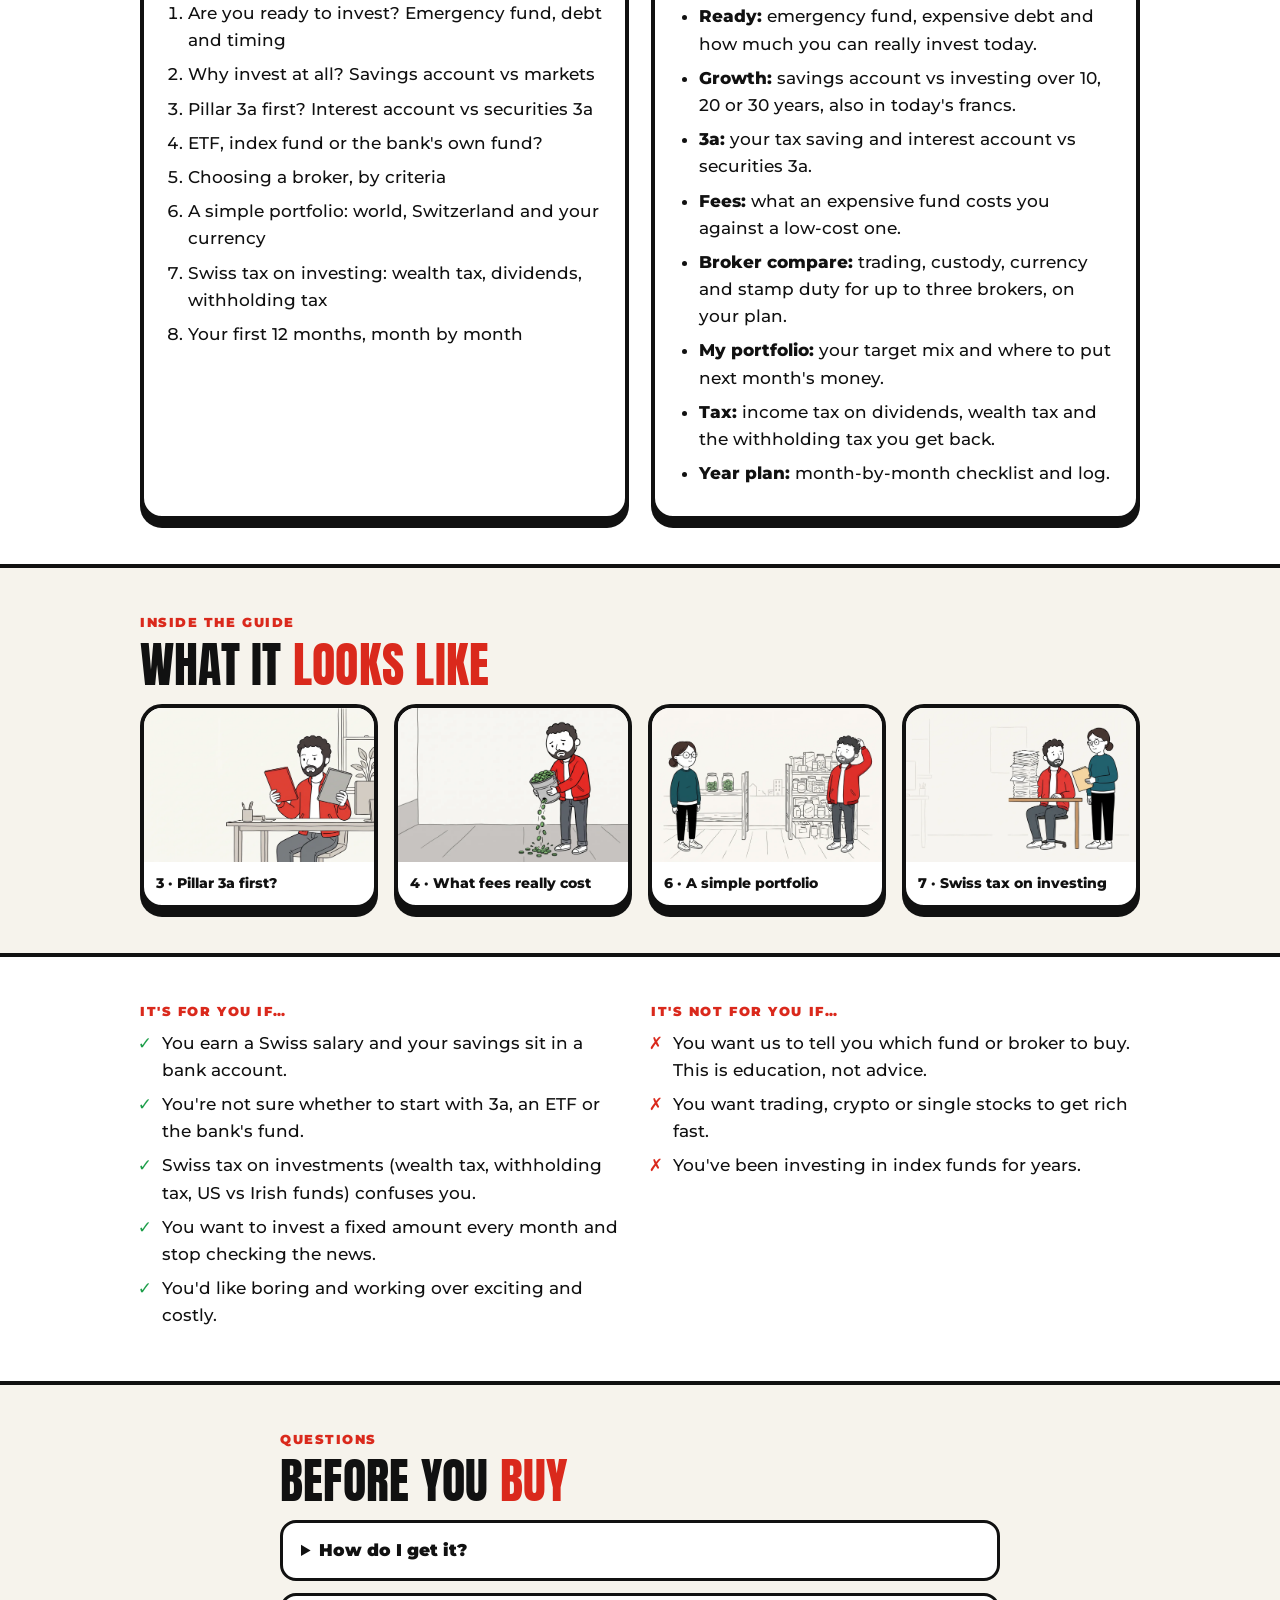
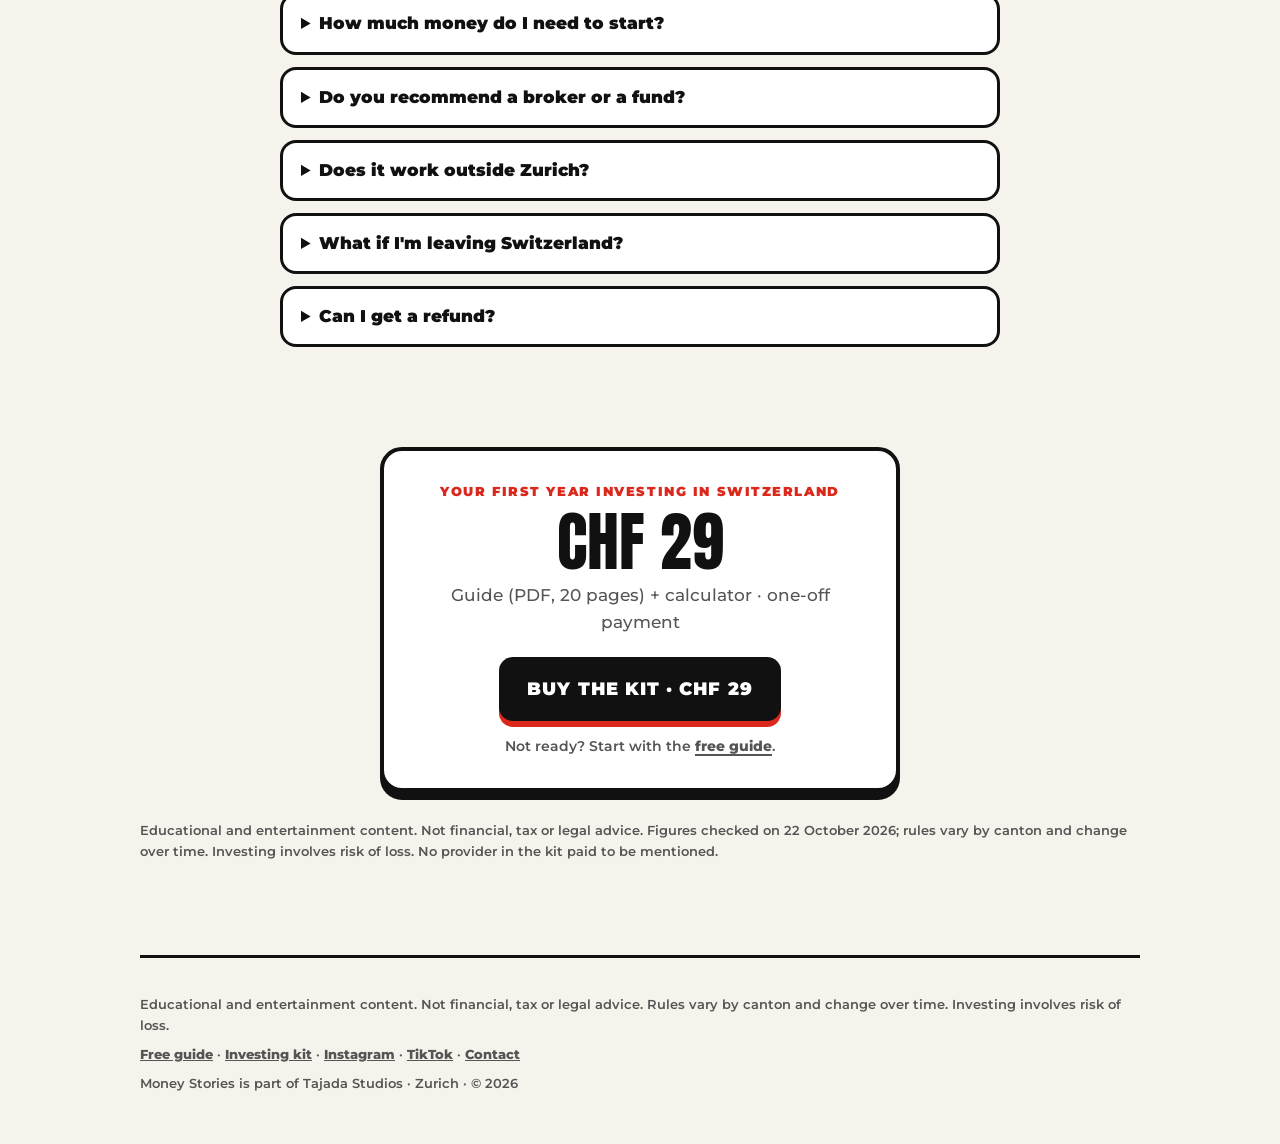
<file: public/first-year-investing/index.html>
<!doctype html>
<html lang="en">
<head>
<meta charset="utf-8">
<meta name="viewport" content="width=device-width, initial-scale=1">
<title>Your First Year Investing in Switzerland · Money Stories</title>
<meta name="description" content="Illustrated guide + calculator to start investing with a Swiss salary: emergency fund, pillar 3a, fees, choosing a broker, a simple portfolio, Swiss tax and a month-by-month plan.">
<link rel="canonical" href="https://money-stories.ch/first-year-investing/">
<meta property="og:type" content="product">
<meta property="og:site_name" content="Money Stories">
<meta property="og:title" content="Your First Year Investing in Switzerland · Money Stories">
<meta property="og:description" content="Illustrated guide + calculator to start investing with a Swiss salary: emergency fund, pillar 3a, fees, choosing a broker, a simple portfolio, Swiss tax and a month-by-month plan.">
<meta property="og:url" content="https://money-stories.ch/first-year-investing/">
<meta property="og:image" content="https://money-stories.ch/img/kit/og-kit.jpg">
<meta name="twitter:card" content="summary_large_image">
<meta name="theme-color" content="#F6F3EC">
<link rel="icon" href="/assets/img/favicon.png">
<link rel="apple-touch-icon" href="/assets/img/apple-touch-icon.png">
<link rel="preload" href="/assets/fonts/anton.woff2" as="font" type="font/woff2" crossorigin>
<link rel="stylesheet" href="/css/site.css">
</head>
<body>
<a class="skip" href="#content">Skip to content</a>
<div class="wrap">
  <header class="site-header">
    <a class="logo" href="/"><img src="/assets/img/avatar.jpg" alt="" width="44" height="44">Money <span>Stories</span></a>
    <nav class="site-nav" aria-label="Main"><a href="/start/">Free guide</a><a href="/first-year-investing/" aria-current="page">Investing kit</a><a href="/products/">Products</a></nav>
  </header>
</div>
<main id="content">
<section class="kit-hero">
  <div class="wrap kit-hero-grid">
    <div>
      <span class="pill">New · Guide + calculator</span>
      <h1>Your first year <span class="mark">investing</span> in Switzerland</h1>
      <p class="lead">What to sort out before you invest, whether 3a comes first, which funds and broker to pick, and how Swiss tax works on investments. Month by month, for people with a normal Swiss salary.</p>
      <div class="kit-buy"><a class="btn btn--big" href="https://buy.stripe.com/eVq00kdnEfbBcKd4KT38404" data-checkout>Buy the kit · CHF 29</a>
        <span class="kit-note">One-off payment · Instant download · VAT included · Secure payment with Stripe</span></div>
    </div>
    <img src="/img/kit/kit-wide.webp" alt="The PDF guide and the calculator of the Your First Year Investing kit" width="1400" height="875">
  </div>
</section>

<section class="section">
  <div class="wrap">
    <p class="eyebrow">The problem</p>
    <h2>Investing isn't hard. <span class="mark">Starting wrong is.</span></h2>
    <div class="kit-facts">
      <div class="card card-pad"><span class="num">≈&nbsp;CHF&nbsp;409,349</span><p>is what CHF 500 a month could become in 30 years at an assumed 5% a year. In a savings account at 0.5%: ≈&nbsp;CHF&nbsp;194,204.</p></div>
      <div class="card card-pad"><span class="num loss">−CHF&nbsp;82,871</span><p>is what a typical 1.5% bank fund costs you over those 30 years, against a 0.2% index fund.</p></div>
      <div class="card card-pad"><span class="num loss">−CHF&nbsp;115,288</span><p>is what waiting 5 years to "learn more first" costs in the same example.</p></div>
    </div>
    <p class="kit-note" style="margin-top:16px">Educational examples with assumed returns, before taxes. Not a promise of future results.</p>
  </div>
</section>

<section class="section alt">
  <div class="wrap">
    <p class="eyebrow">What's inside</p>
    <h2>Two pieces that <span class="mark">work together</span></h2>
    <div class="kit-two">
      <div class="card card-pad">
        <h3>📘 The guide (PDF, 20 pages)</h3>
        <p class="muted">Illustrated with Leo and Sofia. Every chapter ends with what Leo did (don't), what Sofia did (do) and which calculator tab to open.</p>
        <ol class="kit-list"><li>Are you ready to invest? Emergency fund, debt and timing</li><li>Why invest at all? Savings account vs markets</li><li>Pillar 3a first? Interest account vs securities 3a</li><li>ETF, index fund or the bank's own fund?</li><li>Choosing a broker, by criteria</li><li>A simple portfolio: world, Switzerland and your currency</li><li>Swiss tax on investing: wealth tax, dividends, withholding tax</li><li>Your first 12 months, month by month</li></ol>
      </div>
      <div class="card card-pad">
        <h3>📊 The calculator (Google Sheets or Excel)</h3>
        <p class="muted">Make a copy in your Google Drive, or download it as Excel, and put in your own numbers.</p>
        <ul class="kit-list"><li><strong>Ready:</strong> emergency fund, expensive debt and how much you can really invest today.</li><li><strong>Growth:</strong> savings account vs investing over 10, 20 or 30 years, also in today's francs.</li><li><strong>3a:</strong> your tax saving and interest account vs securities 3a.</li><li><strong>Fees:</strong> what an expensive fund costs you against a low-cost one.</li><li><strong>Broker compare:</strong> trading, custody, currency and stamp duty for up to three brokers, on your plan.</li><li><strong>My portfolio:</strong> your target mix and where to put next month's money.</li><li><strong>Tax:</strong> income tax on dividends, wealth tax and the withholding tax you get back.</li><li><strong>Year plan:</strong> month-by-month checklist and log.</li></ul>
      </div>
    </div>
  </div>
</section>

<section class="section">
  <div class="wrap">
    <p class="eyebrow">Inside the guide</p>
    <h2>What it <span class="mark">looks like</span></h2>
    <div class="kit-gallery"><figure class="card"><img src="/img/kit/ch3.webp" alt="Leo holds a red and a grey folder, unsure which is the 3a" width="1200" height="805" loading="lazy"><figcaption>3 · Pillar 3a first?</figcaption></figure><figure class="card"><img src="/img/kit/ch4.webp" alt="Leo's bucket of coins leaks through a hole" width="1200" height="805" loading="lazy"><figcaption>4 · What fees really cost</figcaption></figure><figure class="card"><img src="/img/kit/ch6.webp" alt="Sofia's tidy shelf with two jars next to Leo's crowded one" width="1200" height="805" loading="lazy"><figcaption>6 · A simple portfolio</figcaption></figure><figure class="card"><img src="/img/kit/ch7.webp" alt="Sofia hands Leo one neat folder over a pile of papers" width="1200" height="805" loading="lazy"><figcaption>7 · Swiss tax on investing</figcaption></figure></div>
  </div>
</section>

<section class="section alt">
  <div class="wrap kit-two">
    <div>
      <p class="eyebrow">It's for you if…</p>
      <ul class="kit-list kit-yes">
        <li>You earn a Swiss salary and your savings sit in a bank account.</li>
        <li>You're not sure whether to start with 3a, an ETF or the bank's fund.</li>
        <li>Swiss tax on investments (wealth tax, withholding tax, US vs Irish funds) confuses you.</li>
        <li>You want to invest a fixed amount every month and stop checking the news.</li>
        <li>You'd like boring and working over exciting and costly.</li>
      </ul>
    </div>
    <div>
      <p class="eyebrow">It's not for you if…</p>
      <ul class="kit-list kit-no">
        <li>You want us to tell you which fund or broker to buy. This is education, not advice.</li>
        <li>You want trading, crypto or single stocks to get rich fast.</li>
        <li>You've been investing in index funds for years.</li>
      </ul>
    </div>
  </div>
</section>

<section class="section">
  <div class="wrap narrow">
    <p class="eyebrow">Questions</p>
    <h2>Before you <span class="mark">buy</span></h2>
    <details><summary>How do I get it?</summary><p>Right after paying you land on your download page: the PDF guide and the calculator (copy it to Google Sheets or download it as Excel). The link is also in your Stripe receipt.</p></details>
    <details><summary>How much money do I need to start?</summary><p>None to read it. The examples use CHF 500 a month, but every number in the calculator is yours to change.</p></details>
    <details><summary>Do you recommend a broker or a fund?</summary><p>No. You get the criteria and a calculator to compare on your own plan. We keep a separate, up-to-date broker comparison on money-stories.ch.</p></details>
    <details><summary>Does it work outside Zurich?</summary><p>Yes. The rules are Swiss; where a canton matters (tax rates, wealth-tax allowances, filing thresholds) the guide says so and the calculator lets you enter your canton's numbers.</p></details>
    <details><summary>What if I'm leaving Switzerland?</summary><p>The guide covers what happens to your 3a and pension fund when you leave, and why the currency you'll retire in matters.</p></details>
    <details><summary>Can I get a refund?</summary><p>It's a digital download, available immediately. If something doesn't work, write to <a class="link" href="mailto:kikotajada@gmail.com">kikotajada@gmail.com</a> and we'll sort it out.</p></details>
  </div>
</section>

<section class="section">
  <div class="wrap">
    <div class="card price-card">
      <p class="eyebrow">Your First Year Investing in Switzerland</p>
      <span class="num">CHF 29</span>
      <p class="muted" style="margin:8px 0 20px">Guide (PDF, 20 pages) + calculator · one-off payment</p>
      <a class="btn btn--big" href="https://buy.stripe.com/eVq00kdnEfbBcKd4KT38404" data-checkout>Buy the kit · CHF 29</a>
      <p class="kit-note" style="margin-top:14px">Not ready? Start with the <a class="link" href="/start/">free guide</a>.</p>
    </div>
    <p class="disclaimer">Educational and entertainment content. Not financial, tax or legal advice. Figures checked on 22 October 2026; rules vary by canton and change over time. Investing involves risk of loss. No provider in the kit paid to be mentioned.</p>
  </div>
</section>
</main>
<div class="wrap">
  <footer class="site-footer">
    <p>Educational and entertainment content. Not financial, tax or legal advice. Rules vary by canton and change over time. Investing involves risk of loss.</p>
    <p><a href="/start/">Free guide</a> · <a href="/first-year-investing/">Investing kit</a> · <a href="https://www.instagram.com/money_stories.ch/" rel="noopener">Instagram</a> · <a href="https://www.tiktok.com/@money_stories.ch" rel="noopener">TikTok</a> · <a href="mailto:kikotajada@gmail.com">Contact</a></p>
    <p>Money Stories is part of Tajada Studios · Zurich · © 2026</p>
  </footer>
</div>
</body>
</html>
</file>
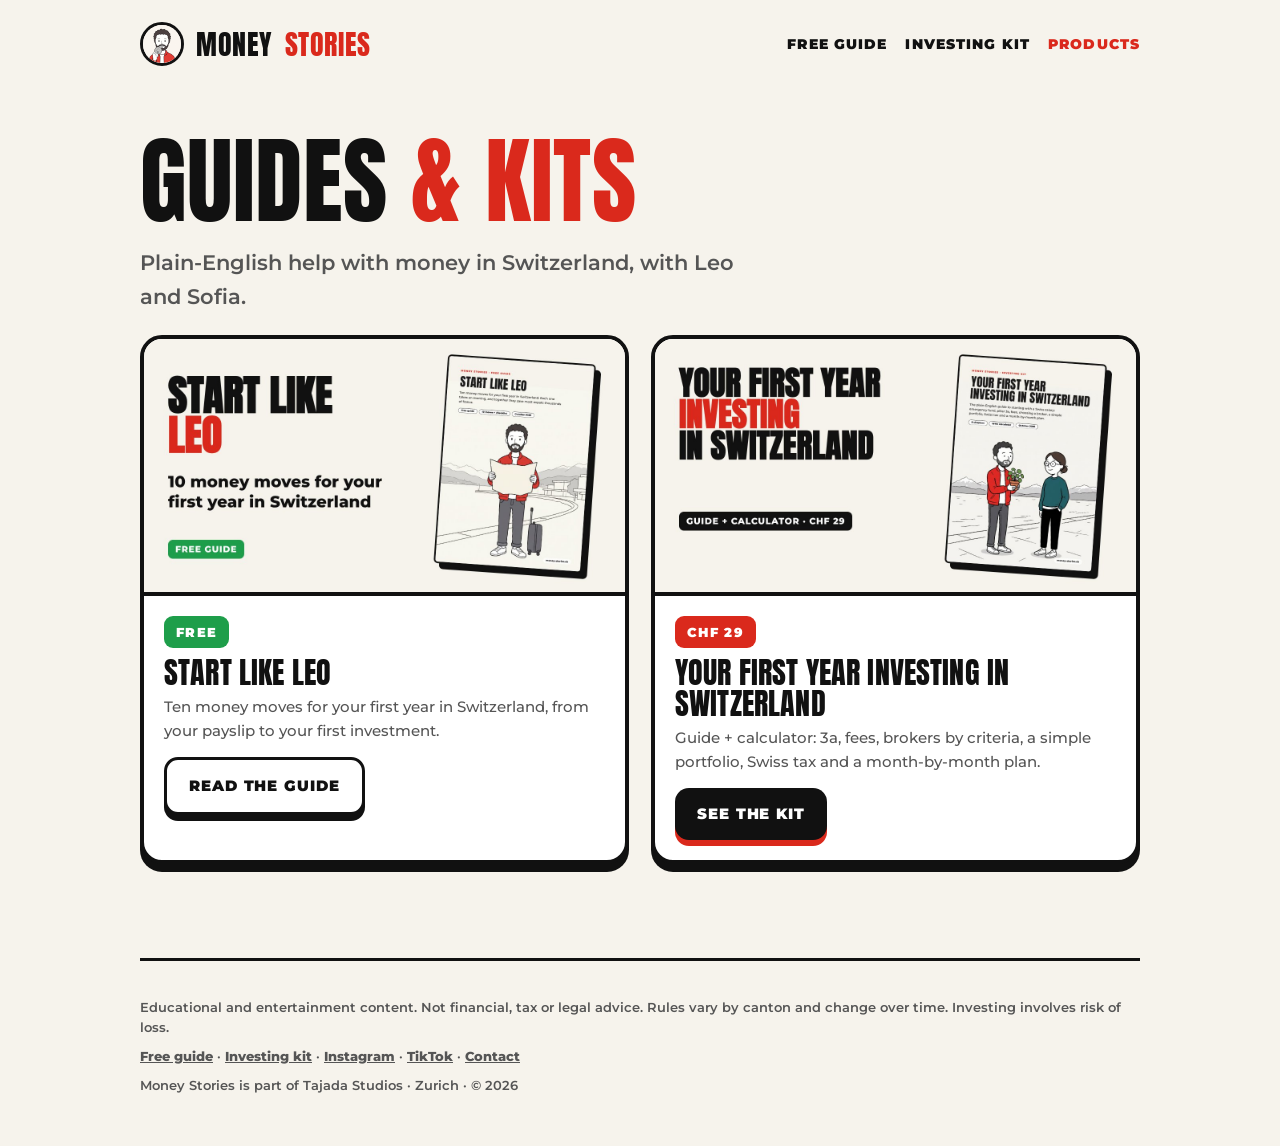
<file: public/products/index.html>
<!doctype html>
<html lang="en">
<head>
<meta charset="utf-8">
<meta name="viewport" content="width=device-width, initial-scale=1">
<title>Products · Money Stories</title>
<meta name="description" content="Free guide and investing kit from Money Stories: Swiss money for expats, explained with stories.">
<link rel="canonical" href="https://money-stories.ch/products/">
<meta property="og:type" content="website">
<meta property="og:site_name" content="Money Stories">
<meta property="og:title" content="Products · Money Stories">
<meta property="og:description" content="Free guide and investing kit from Money Stories: Swiss money for expats, explained with stories.">
<meta property="og:url" content="https://money-stories.ch/products/">
<meta property="og:image" content="https://money-stories.ch/img/kit/og-start.jpg">
<meta name="twitter:card" content="summary_large_image">
<meta name="theme-color" content="#F6F3EC">
<link rel="icon" href="/assets/img/favicon.png">
<link rel="apple-touch-icon" href="/assets/img/apple-touch-icon.png">
<link rel="preload" href="/assets/fonts/anton.woff2" as="font" type="font/woff2" crossorigin>
<link rel="stylesheet" href="/css/site.css">
</head>
<body>
<a class="skip" href="#content">Skip to content</a>
<div class="wrap">
  <header class="site-header">
    <a class="logo" href="/"><img src="/assets/img/avatar.jpg" alt="" width="44" height="44">Money <span>Stories</span></a>
    <nav class="site-nav" aria-label="Main"><a href="/start/">Free guide</a><a href="/first-year-investing/">Investing kit</a><a href="/products/" aria-current="page">Products</a></nav>
  </header>
</div>
<main id="content">
<section class="section">
  <div class="wrap">
    <h1>Guides <span class="mark">&amp; kits</span></h1>
    <p class="lead">Plain-English help with money in Switzerland, with Leo and Sofia.</p>
    <div class="prod-grid">
      <a class="card prod" href="/start/"><img src="/img/kit/og-start.jpg" alt="" width="1200" height="630" loading="lazy"><div><span class="badge badge--free">Free</span><h3>Start Like Leo</h3><p>Ten money moves for your first year in Switzerland, from your payslip to your first investment.</p><span class="btn btn--light">Read the guide</span></div></a>
      <a class="card prod" href="/first-year-investing/"><img src="/img/kit/og-kit.jpg" alt="" width="1200" height="630" loading="lazy"><div><span class="badge badge--paid">CHF 29</span><h3>Your First Year Investing in Switzerland</h3><p>Guide + calculator: 3a, fees, brokers by criteria, a simple portfolio, Swiss tax and a month-by-month plan.</p><span class="btn">See the kit</span></div></a>
    </div>
  </div>
</section>
</main>
<div class="wrap">
  <footer class="site-footer">
    <p>Educational and entertainment content. Not financial, tax or legal advice. Rules vary by canton and change over time. Investing involves risk of loss.</p>
    <p><a href="/start/">Free guide</a> · <a href="/first-year-investing/">Investing kit</a> · <a href="https://www.instagram.com/money_stories.ch/" rel="noopener">Instagram</a> · <a href="https://www.tiktok.com/@money_stories.ch" rel="noopener">TikTok</a> · <a href="mailto:kikotajada@gmail.com">Contact</a></p>
    <p>Money Stories is part of Tajada Studios · Zurich · © 2026</p>
  </footer>
</div>
</body>
</html>
</file>
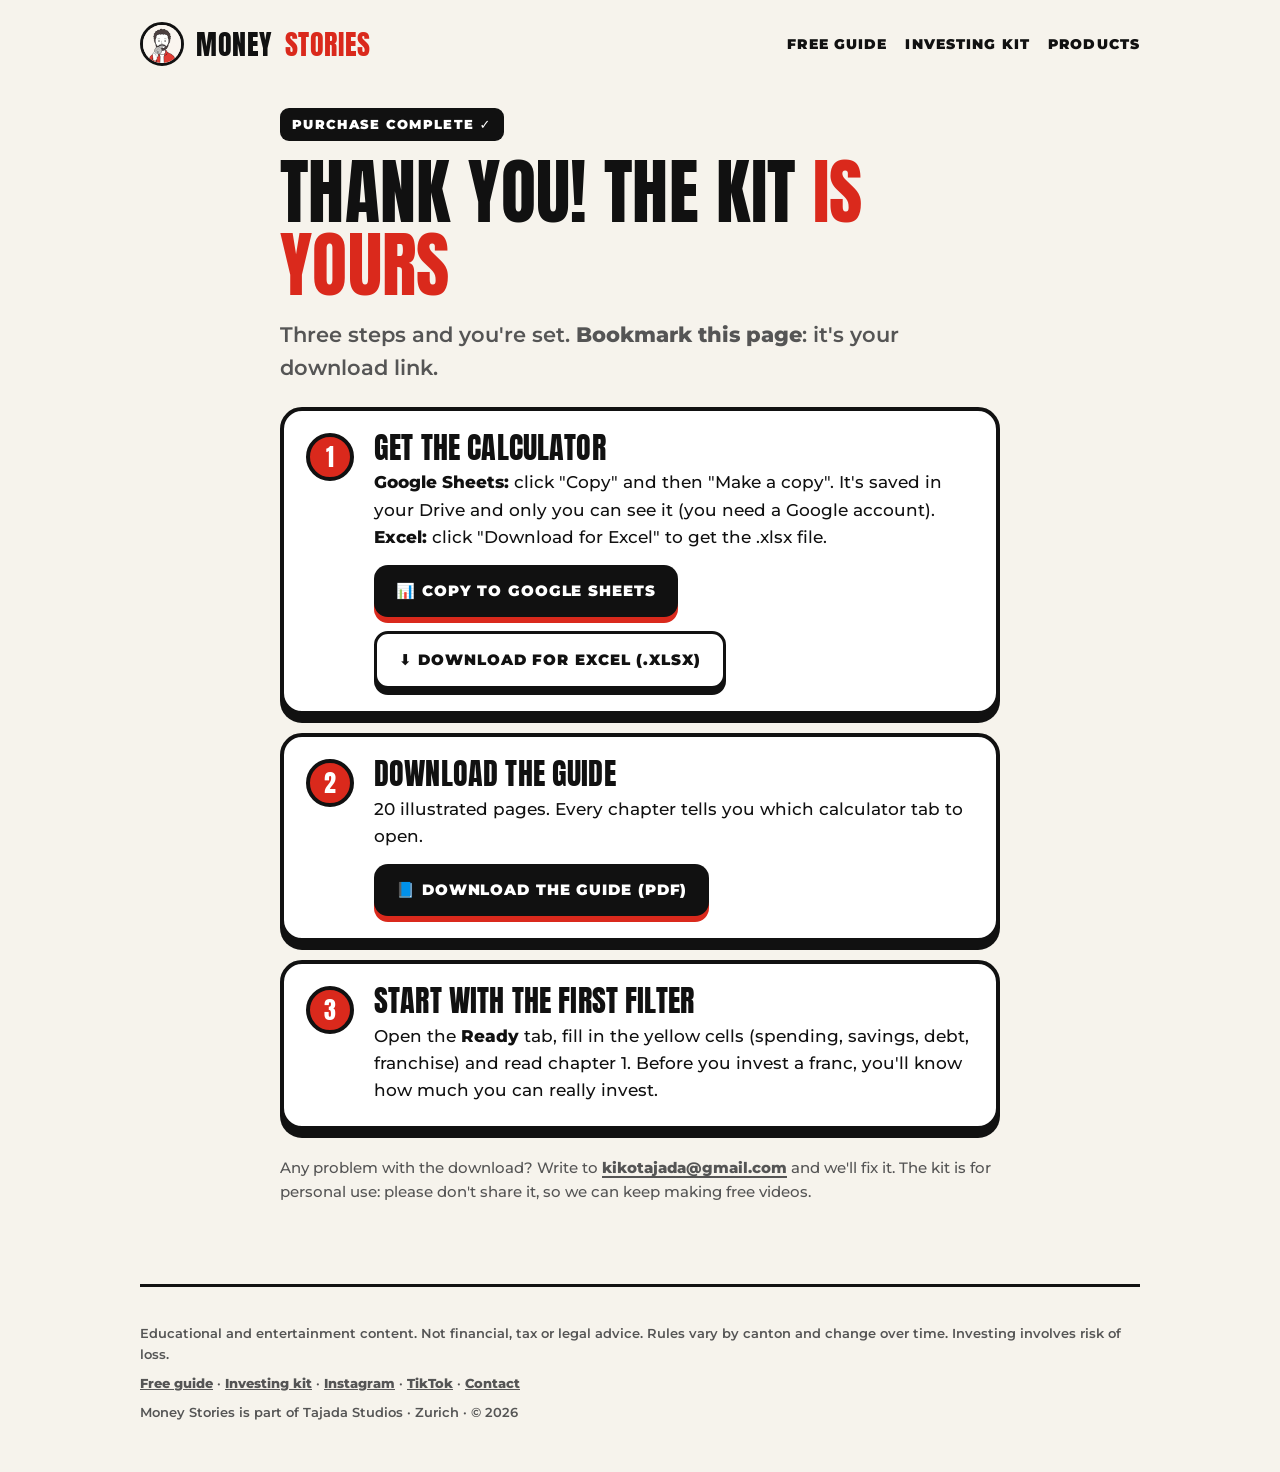
<file: templates/thanks-first-year-investing.html>
<!doctype html>
<html lang="en">
<head>
<meta charset="utf-8">
<meta name="viewport" content="width=device-width, initial-scale=1">
<meta name="robots" content="noindex, nofollow">
<title>Thank you · Your First Year Investing in Switzerland</title>
<meta name="description" content="Download page of the Your First Year Investing kit.">
<link rel="canonical" href="https://money-stories.ch/first-year-investing/thanks">
<meta property="og:type" content="website">
<meta property="og:site_name" content="Money Stories">
<meta property="og:title" content="Thank you · Your First Year Investing in Switzerland">
<meta property="og:description" content="Download page of the Your First Year Investing kit.">
<meta property="og:url" content="https://money-stories.ch/first-year-investing/thanks">
<meta property="og:image" content="https://money-stories.ch/img/kit/og-kit.jpg">
<meta name="twitter:card" content="summary_large_image">
<meta name="theme-color" content="#F6F3EC">
<link rel="icon" href="/assets/img/favicon.png">
<link rel="apple-touch-icon" href="/assets/img/apple-touch-icon.png">
<link rel="preload" href="/assets/fonts/anton.woff2" as="font" type="font/woff2" crossorigin>
<link rel="stylesheet" href="/css/site.css">
</head>
<body>
<a class="skip" href="#content">Skip to content</a>
<div class="wrap">
  <header class="site-header">
    <a class="logo" href="/"><img src="/assets/img/avatar.jpg" alt="" width="44" height="44">Money <span>Stories</span></a>
    <nav class="site-nav" aria-label="Main"><a href="/start/">Free guide</a><a href="/first-year-investing/">Investing kit</a><a href="/products/">Products</a></nav>
  </header>
</div>
<main id="content" class="thanks">
<div class="wrap narrow">
  <span class="pill">Purchase complete ✓</span>
  <h1>Thank you! The kit <span class="mark">is yours</span></h1>
  <p class="lead">Three steps and you're set. <strong>Bookmark this page</strong>: it's your download link.</p>
  <div class="steps">
    <div class="card card-pad step"><span class="n">1</span><div>
      <h2>Get the calculator</h2>
      <p><strong>Google Sheets:</strong> click "Copy" and then "Make a copy". It's saved in your Drive and only you can see it (you need a Google account). <strong>Excel:</strong> click "Download for Excel" to get the .xlsx file.</p>
      <div class="dl"><a class="btn" href="https://docs.google.com/spreadsheets/d//copy" target="_blank" rel="noopener">📊 Copy to Google Sheets</a> <a class="btn btn--light" href="https://docs.google.com/spreadsheets/d//export?format=xlsx" rel="noopener">⬇️ Download for Excel (.xlsx)</a></div>
    </div></div>
    <div class="card card-pad step"><span class="n">2</span><div>
      <h2>Download the guide</h2>
      <p>20 illustrated pages. Every chapter tells you which calculator tab to open.</p>
      <div class="dl"><a class="btn" href="https://drive.google.com/file/d//view" target="_blank" rel="noopener">📘 Download the guide (PDF)</a></div>
    </div></div>
    <div class="card card-pad step"><span class="n">3</span><div>
      <h2>Start with the first filter</h2>
      <p>Open the <strong>Ready</strong> tab, fill in the yellow cells (spending, savings, debt, franchise) and read chapter 1. Before you invest a franc, you'll know how much you can really invest.</p>
    </div></div>
  </div>
  <p class="tip muted">Any problem with the download? Write to <a class="link" href="mailto:kikotajada@gmail.com">kikotajada@gmail.com</a> and we'll fix it. The kit is for personal use: please don't share it, so we can keep making free videos.</p>
</div>
</main>
<div class="wrap">
  <footer class="site-footer">
    <p>Educational and entertainment content. Not financial, tax or legal advice. Rules vary by canton and change over time. Investing involves risk of loss.</p>
    <p><a href="/start/">Free guide</a> · <a href="/first-year-investing/">Investing kit</a> · <a href="https://www.instagram.com/money_stories.ch/" rel="noopener">Instagram</a> · <a href="https://www.tiktok.com/@money_stories.ch" rel="noopener">TikTok</a> · <a href="mailto:kikotajada@gmail.com">Contact</a></p>
    <p>Money Stories is part of Tajada Studios · Zurich · © 2026</p>
  </footer>
</div>
</body>
</html>
</file>
<file: css/site.css>
/* Money Stories · shared styles for the inner pages (home keeps its own inline styles). */
@font-face{font-family:Anton;src:url(/assets/fonts/anton.woff2) format('woff2');font-display:swap}
@font-face{font-family:Montserrat;font-weight:500;src:url(/assets/fonts/montserrat-latin-500-normal.woff2) format('woff2');font-display:swap}
@font-face{font-family:Montserrat;font-weight:600;src:url(/assets/fonts/montserrat-latin-600-normal.woff2) format('woff2');font-display:swap}
@font-face{font-family:Montserrat;font-weight:700;src:url(/assets/fonts/montserrat-latin-700-normal.woff2) format('woff2');font-display:swap}
@font-face{font-family:Montserrat;font-weight:800;src:url(/assets/fonts/montserrat-latin-800-normal.woff2) format('woff2');font-display:swap}
@font-face{font-family:Montserrat;font-weight:900;src:url(/assets/fonts/montserrat-latin-900-normal.woff2) format('woff2');font-display:swap}
:root{--bg:#F6F3EC;--ink:#111;--muted:#555;--red:#DA291C;--teal:#1F6F78;--green:#1E9E4A;--card:#fff;--line:#E2DDD2}
*{box-sizing:border-box;margin:0;padding:0}
html{-webkit-text-size-adjust:100%}
body{background:var(--bg);color:var(--ink);font-family:Montserrat,system-ui,sans-serif;font-weight:500;line-height:1.6;font-size:17px}
a{color:inherit}
img{max-width:100%;height:auto}
strong,b{font-weight:800}
.wrap{max-width:1040px;margin:0 auto;padding:0 20px}
.narrow{max-width:760px}
.skip{position:absolute;left:-9999px}.skip:focus{left:12px;top:12px;background:#fff;padding:8px 12px;z-index:10}

/* Header / footer (same markup on every inner page) */
.site-header{padding:22px 0;display:flex;align-items:center;justify-content:space-between;gap:16px}
.logo{display:flex;align-items:center;gap:12px;text-decoration:none;font-family:Anton;font-size:28px;letter-spacing:.02em;text-transform:uppercase;line-height:1}
.logo img{width:44px;height:44px;border-radius:50%;border:3px solid var(--ink)}
.logo span{color:var(--red)}
.site-nav a{font-weight:900;font-size:14px;letter-spacing:.08em;text-transform:uppercase;text-decoration:none;margin-left:18px}
.site-nav a[aria-current]{color:var(--red)}
.site-footer{padding:36px 0 50px;font-size:13px;color:var(--muted);border-top:3px solid var(--ink);margin-top:50px;font-weight:600}
.site-footer p+p{margin-top:8px}
.site-footer a{font-weight:800}

/* Type */
h1,h2,h3{font-family:Anton;font-weight:400;text-transform:uppercase;line-height:1.02;letter-spacing:.005em}
h1{font-size:clamp(48px,9vw,96px)}
h2{font-size:clamp(32px,5vw,48px);margin-bottom:14px}
h3{font-size:clamp(24px,3vw,30px);margin-bottom:8px}
.mark{color:var(--red)}
.lead{font-size:clamp(18px,2.3vw,21px);color:var(--muted);font-weight:600;margin:16px 0 22px;max-width:620px}
.muted{color:var(--muted)}
.small{font-size:14px}
.eyebrow{font-weight:900;font-size:13px;letter-spacing:.12em;text-transform:uppercase;color:var(--red);margin-bottom:8px}
.num{font-family:Anton;font-size:clamp(34px,5vw,46px);line-height:1;display:block;margin-bottom:6px}
.num.loss{color:var(--red)}

/* Components */
.btn{display:inline-block;background:var(--ink);color:#fff;font-weight:900;letter-spacing:.06em;text-transform:uppercase;text-decoration:none;padding:14px 22px;border-radius:14px;box-shadow:0 6px 0 var(--red);border:0;font-family:inherit;font-size:15px;cursor:pointer;transition:transform .1s}
.btn:hover{transform:translateY(-2px)}
.btn:active{transform:translateY(3px);box-shadow:0 3px 0 var(--red)}
.btn--light{background:#fff;color:var(--ink);border:3px solid var(--ink);box-shadow:0 6px 0 var(--ink)}
.btn--big{font-size:18px;padding:18px 28px}
.card{background:var(--card);border:4px solid var(--ink);border-radius:22px;box-shadow:0 8px 0 var(--ink)}
.card-pad{padding:22px}
.pill,.badge{display:inline-block;background:var(--ink);color:#fff;font-weight:900;font-size:13px;letter-spacing:.1em;padding:6px 12px;border-radius:9px;text-transform:uppercase}
.badge--free{background:var(--green)}
.badge--paid{background:var(--red)}
.section{padding:44px 0}
.alt{background:#fff;border-top:4px solid var(--ink);border-bottom:4px solid var(--ink)}
.link{font-weight:800;text-decoration:underline;text-decoration-thickness:2px;text-underline-offset:3px}
.disclaimer{font-size:13px;color:var(--muted);font-weight:600;margin-top:28px}
details{background:#fff;border:3px solid var(--ink);border-radius:16px;padding:14px 18px;margin-bottom:12px}
summary{font-weight:900;cursor:pointer}
details p{margin-top:10px;color:var(--muted)}

/* Leo / Sofia boxes */
.duo{display:grid;grid-template-columns:1fr 1fr;gap:12px;margin-top:14px}
.who{border-radius:14px;padding:12px 14px;font-size:15px;border-left:8px solid}
.who b{display:block;font-size:12px;letter-spacing:.1em;text-transform:uppercase;margin-bottom:2px}
.who--leo{background:#FCEBE9;border-color:var(--red)}.who--leo b{color:var(--red)}
.who--sofia{background:#E3F0F1;border-color:var(--teal)}.who--sofia b{color:var(--teal)}

/* Free guide (/start/) */
.st-hero{padding:16px 0 30px}
.st-hero-grid{display:grid;grid-template-columns:1.25fr .75fr;gap:28px;align-items:end}
.st-hero-img{width:100%;max-width:340px;justify-self:center;border-radius:22px;border:4px solid var(--ink);box-shadow:0 8px 0 var(--ink)}
.st-facts{display:grid;grid-template-columns:repeat(3,1fr);gap:16px;padding:22px;margin-bottom:12px}
.st-facts p{font-size:15px;font-weight:600}
.st-group{margin:46px 0 16px}
.st-moves{list-style:none;display:grid;gap:22px}
.st-move{padding:24px 24px 22px;position:relative}
.st-n{position:absolute;top:-18px;left:20px;background:var(--red);color:#fff;font-family:Anton;font-size:24px;width:46px;height:46px;border-radius:50%;display:grid;place-items:center;border:4px solid var(--ink)}
.st-move h3{margin-top:12px}
.st-move ul{padding-left:20px;margin:8px 0}.st-move li{margin-bottom:6px}
.st-move p{margin-bottom:8px}
.st-move table{width:100%;border-collapse:collapse;font-size:15px;margin:10px 0}
.st-move th{text-align:left;font-weight:900;border-bottom:3px solid var(--ink);padding:8px 6px}
.st-move td{border-bottom:1px solid var(--line);padding:8px 6px;vertical-align:top}
.st-img{border-radius:16px;border:3px solid var(--ink);margin:6px 0 10px;width:100%}
.kit-box{display:grid;grid-template-columns:200px 1fr;gap:24px;align-items:center;padding:24px;text-decoration:none;margin-top:44px;box-shadow:0 8px 0 var(--red)}
.kit-box img{border-radius:14px}
.kit-box h2{margin:10px 0 8px}
.kit-box p{color:var(--muted);margin-bottom:16px}
.checklist{list-style:none;padding:22px;margin-top:16px}
.checklist li{display:flex;gap:12px;align-items:flex-start;padding:8px 0;border-bottom:1px solid var(--line);font-weight:600}
.checklist li:last-child{border-bottom:0}
.checklist input{width:22px;height:22px;accent-color:var(--green);flex:none;margin-top:2px}
.sources{font-size:14px;color:var(--muted);padding-left:20px}.sources li{margin-bottom:4px}

/* Kit page */
.kit-hero{padding:16px 0 40px}
.kit-hero-grid{display:grid;grid-template-columns:1fr 1fr;gap:32px;align-items:center}
.kit-buy{display:flex;flex-direction:column;gap:12px;align-items:flex-start}
.kit-note{font-size:14px;color:var(--muted);font-weight:600}
.kit-facts{display:grid;grid-template-columns:repeat(3,1fr);gap:16px}
.kit-facts p{font-size:15px;font-weight:600}
.kit-two{display:grid;grid-template-columns:1fr 1fr;gap:22px}
.kit-list{padding-left:22px}.kit-list li{margin-bottom:7px}
.kit-gallery{display:grid;grid-template-columns:repeat(4,1fr);gap:16px}
.kit-gallery figure{overflow:hidden}
.kit-gallery img{display:block;width:100%}
.kit-gallery figcaption{padding:10px 12px;font-weight:800;font-size:14px}
.kit-yes li::marker{content:'✓  ';color:var(--green);font-weight:900}
.kit-no li::marker{content:'✗  ';color:var(--red);font-weight:900}
.price-card{text-align:center;padding:30px;max-width:520px;margin:0 auto}
.price-card .num{font-size:64px}

/* Products */
.prod-grid{display:grid;grid-template-columns:repeat(2,1fr);gap:22px}
.prod{overflow:hidden;text-decoration:none;display:flex;flex-direction:column}
.prod img{display:block;width:100%;border-bottom:4px solid var(--ink)}
.prod div{padding:20px}
.prod h3{margin:10px 0 6px}
.prod p{color:var(--muted);font-size:15px;margin-bottom:14px}

/* Thank-you page */
.thanks{padding:20px 0 30px}
.thanks h1{font-size:clamp(42px,7vw,72px);margin:14px 0 6px}
.steps{display:grid;gap:18px;margin-top:22px}
.step{display:grid;grid-template-columns:52px 1fr;gap:16px;align-items:start}
.step .n{background:var(--red);color:#fff;font-family:Anton;font-size:24px;width:48px;height:48px;border-radius:50%;display:grid;place-items:center;border:4px solid var(--ink)}
.step h2{font-size:30px;margin-bottom:6px}
.dl{display:flex;flex-wrap:wrap;gap:14px;margin-top:14px}
.tip{margin-top:26px;font-size:15px}

@media (max-width:860px){
  .st-hero-grid,.kit-hero-grid,.kit-two{grid-template-columns:1fr}
  .st-hero-img{max-width:240px;order:-1}
  .kit-gallery{grid-template-columns:1fr 1fr}
  .prod-grid{grid-template-columns:1fr}
}
@media (max-width:640px){
  body{font-size:16px}
  .site-nav{display:none}
  .st-facts,.kit-facts{grid-template-columns:1fr}
  .duo{grid-template-columns:1fr}
  .kit-box{grid-template-columns:1fr}.kit-box img{max-width:200px}
  .step{grid-template-columns:1fr}
  .st-move{padding:24px 16px 18px}
  .st-move table{table-layout:fixed;font-size:13px}
  .st-move th,.st-move td{padding:6px 4px;overflow-wrap:anywhere}
}
</file>
